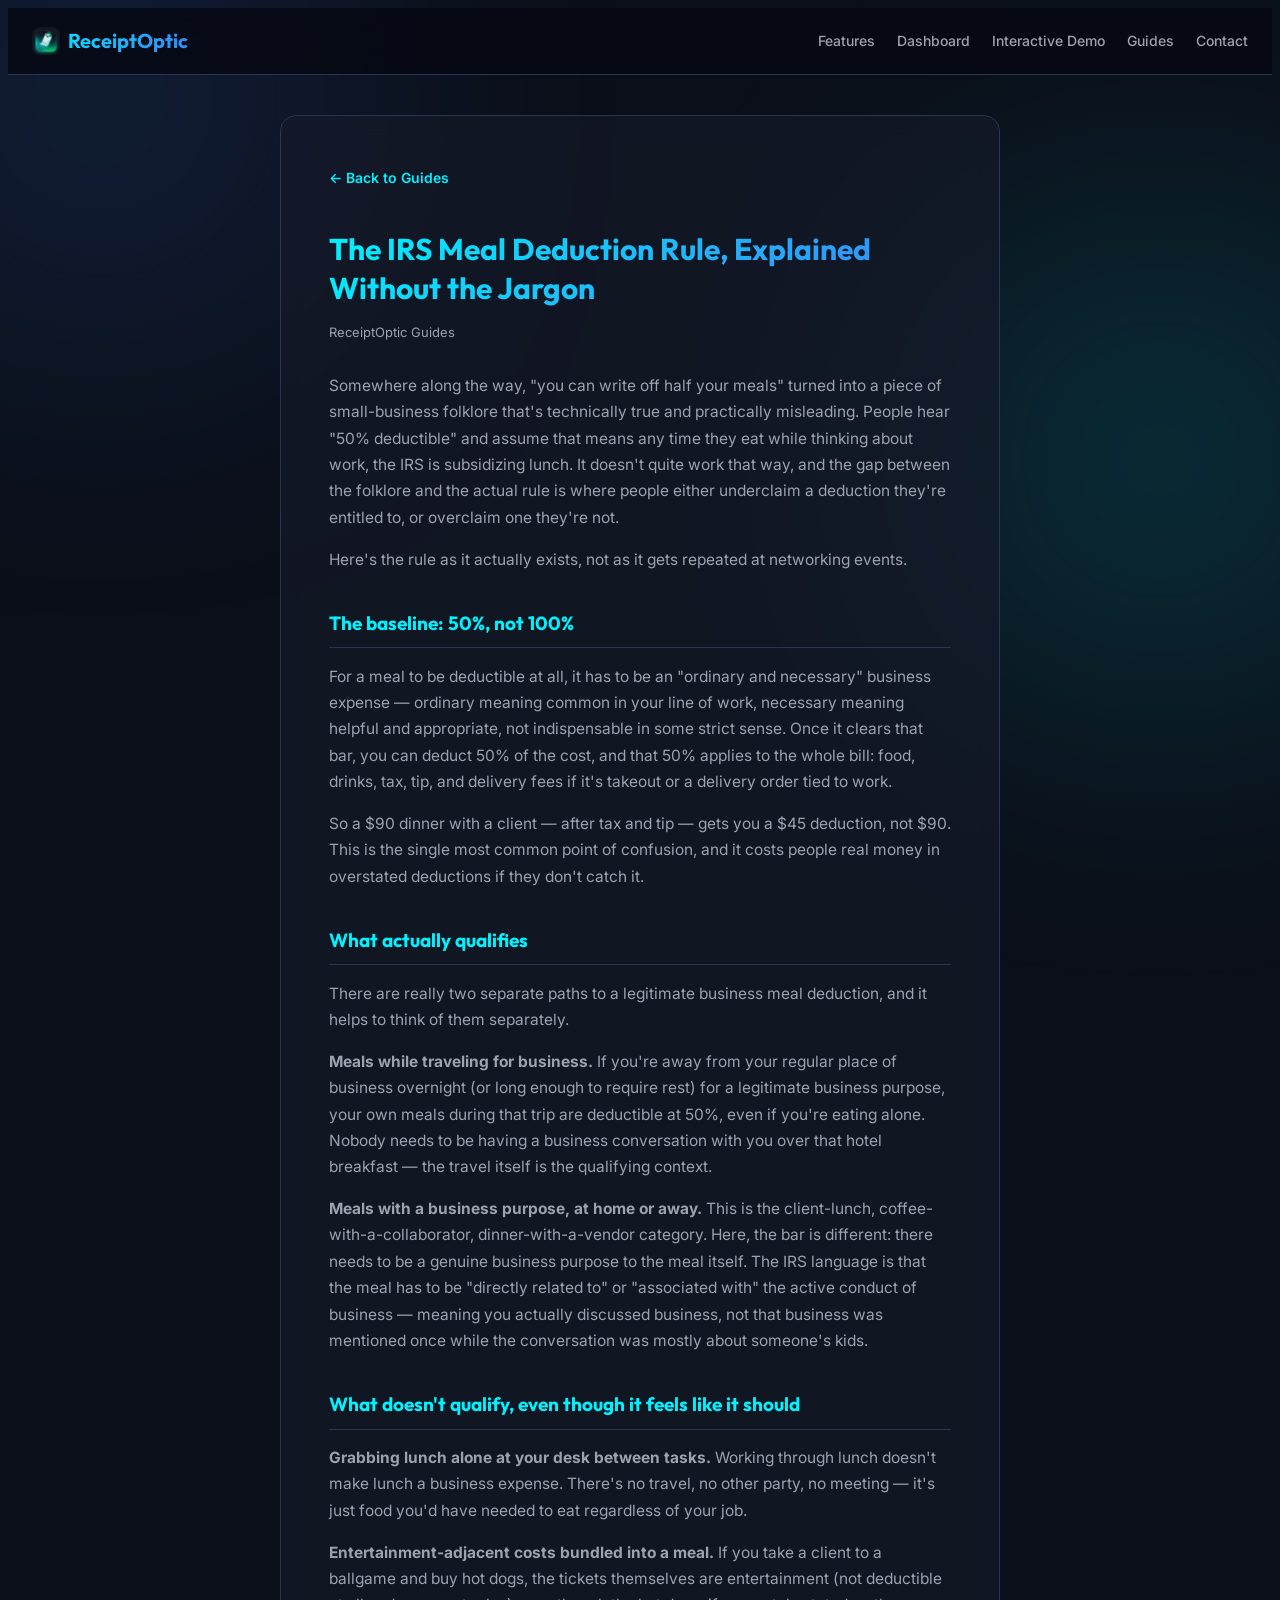
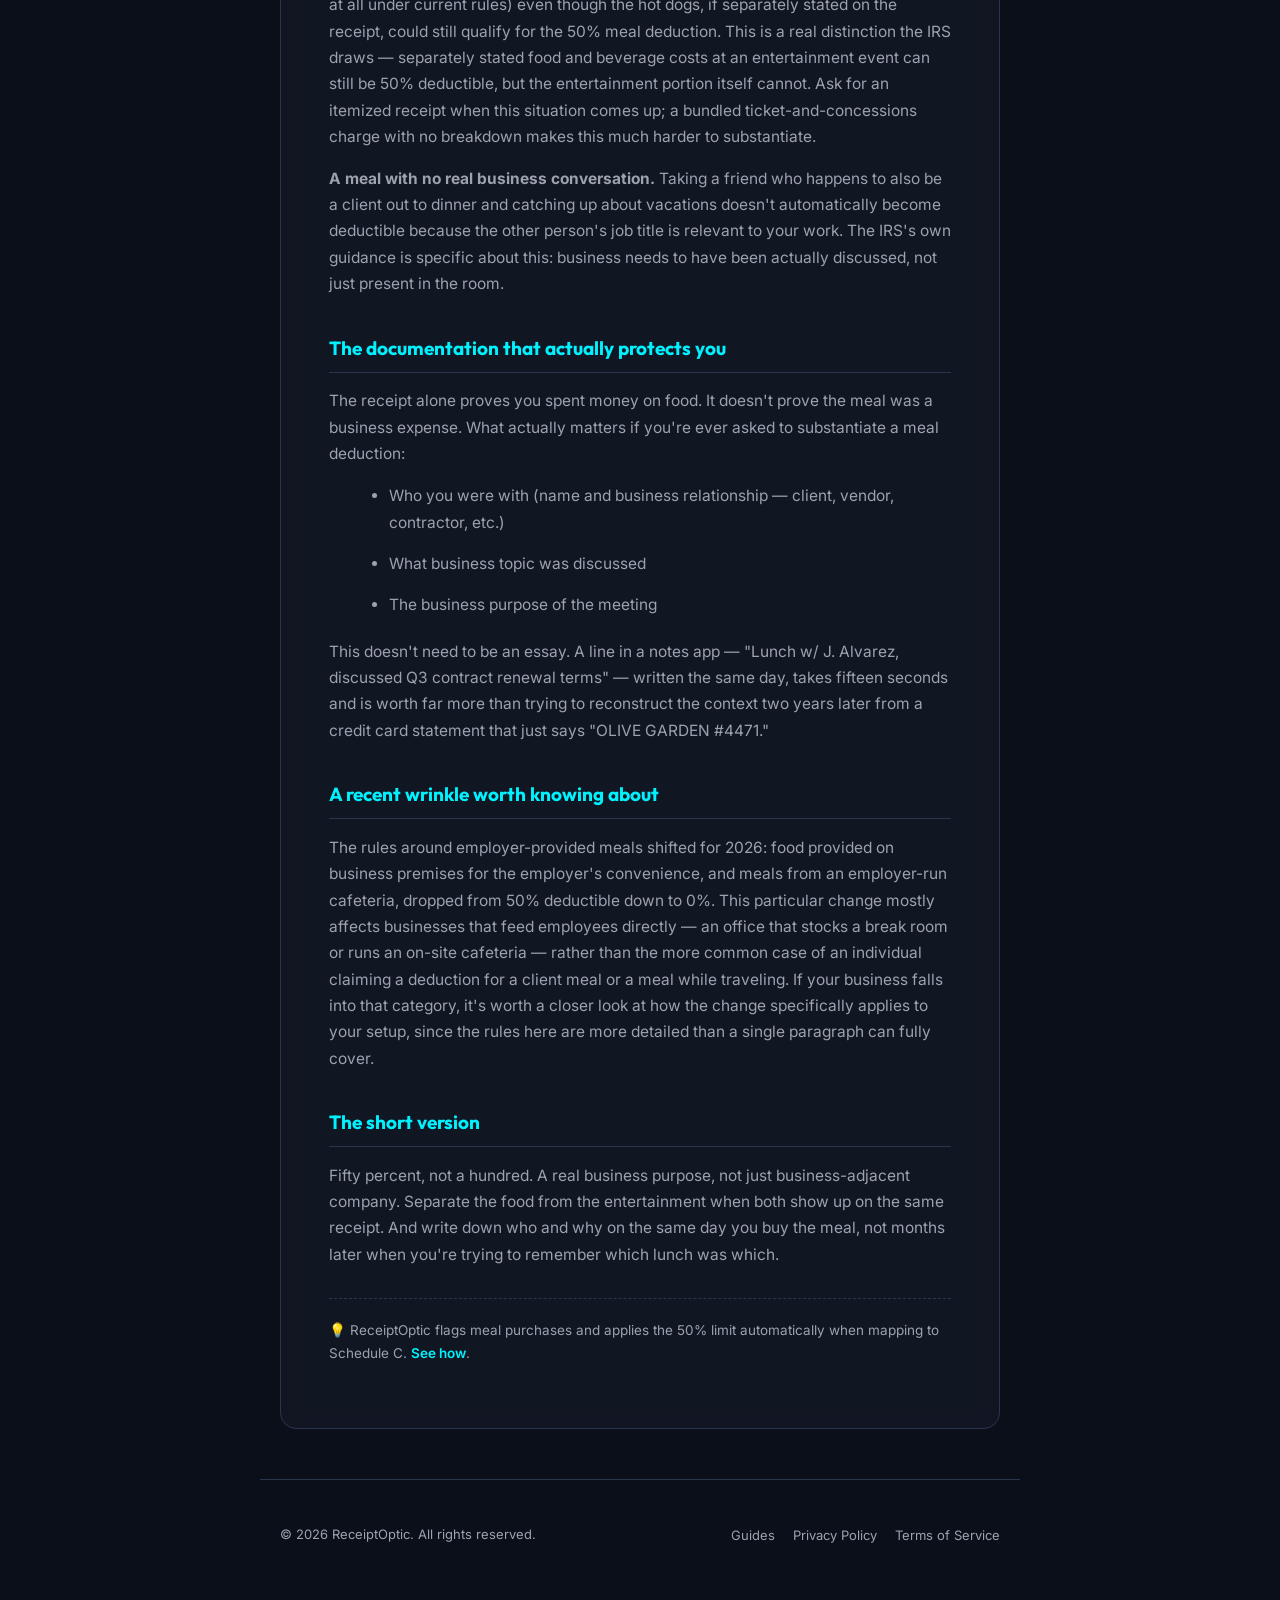
<file: guide-meal-deduction.html>
<!DOCTYPE html>
<html lang="en">
<head>
    <meta charset="UTF-8">
    <meta name="viewport" content="width=device-width, initial-scale=1.0">
    <title>The IRS Meal Deduction Rule, Explained Without the Jargon - ReceiptOptic</title>
    <meta name="description" content="What actually qualifies for the 50% business meal deduction, what doesn't, and the documentation that holds up if you're ever asked.">
    <link rel="canonical" href="https://receiptoptic.com/guide-meal-deduction.html">

    <meta property="og:type" content="article">
    <meta property="og:title" content="The IRS Meal Deduction Rule, Explained Without the Jargon">
    <meta property="og:description" content="What actually qualifies for the 50% business meal deduction, what doesn't, and the documentation that holds up if you're ever asked.">
    <meta property="og:url" content="https://receiptoptic.com/guide-meal-deduction.html">
    <meta property="og:site_name" content="ReceiptOptic">

    <script type="application/ld+json">
    {
        "@context": "https://schema.org",
        "@type": "Article",
        "headline": "The IRS Meal Deduction Rule, Explained Without the Jargon",
        "description": "What actually qualifies for the 50% business meal deduction, what doesn't, and the documentation that holds up if you're ever asked.",
        "url": "https://receiptoptic.com/guide-meal-deduction.html",
        "publisher": {
            "@type": "Organization",
            "name": "ReceiptOptic",
            "logo": "https://receiptoptic.com/logo.webp"
        }
    }
    </script>

    <link rel="preconnect" href="https://fonts.googleapis.com">
    <link rel="preconnect" href="https://fonts.gstatic.com" crossorigin>
    <link href="https://fonts.googleapis.com/css2?family=Outfit:wght@400;600;700&family=Inter:wght@400;500&display=swap" rel="stylesheet">
    <link rel="icon" type="image/webp" href="logo.webp">
    <style>
        :root {
            --bg-base: #0B0F19;
            --bg-surface: rgba(22, 27, 42, 0.65);
            --text-primary: #f3f4f6;
            --text-secondary: #9ca3af;
            --primary: #3B82F6;
            --accent: #00F2FE;
            --card-border: #2A354F;
        }
        * {
            box-sizing: border-box;
        }
        html {
            overflow-x: hidden;
        }
        body {
            font-family: 'Inter', sans-serif;
            background-color: var(--bg-base);
            color: var(--text-primary);
            line-height: 1.7;
            padding: 0 20px 60px;
            overflow-x: hidden;
        }

        /* Background glow orbs, matching the main site's dark gradient feel */
        .glow-orb {
            position: fixed;
            width: 400px;
            height: 400px;
            border-radius: 50%;
            filter: blur(150px);
            z-index: -1;
            opacity: 0.25;
            pointer-events: none;
        }
        .orb-1 { top: -100px; left: -100px; background: var(--primary); }
        .orb-2 { top: 260px; right: -80px; background: var(--accent); }

        /* Lightweight header/nav shared with the main site's identity */
        .guide-header {
            position: sticky;
            top: 0;
            z-index: 100;
            display: flex;
            justify-content: space-between;
            align-items: center;
            gap: 20px;
            flex-wrap: wrap;
            padding: 16px 24px;
            margin: 0 -20px 40px;
            border-bottom: 1px solid var(--card-border);
            backdrop-filter: blur(12px);
            background-color: rgba(7, 9, 19, 0.85);
        }
        .guide-nav-logo {
            font-family: 'Outfit', sans-serif;
            font-weight: 700;
            font-size: 20px;
            background: linear-gradient(135deg, #00f2fe 0%, #3b82f6 100%);
            -webkit-background-clip: text;
            -webkit-text-fill-color: transparent;
            text-decoration: none;
            display: flex;
            align-items: center;
            gap: 8px;
        }
        .guide-nav-logo-img {
            height: 28px;
            width: 28px;
            border-radius: 8px;
            object-fit: cover;
        }
        .guide-nav-links {
            display: flex;
            gap: 22px;
            flex-wrap: wrap;
            justify-content: center;
            list-style: none;
            padding: 0;
            margin: 0;
        }
        .guide-nav-links a {
            color: var(--text-secondary);
            text-decoration: none;
            font-size: 14px;
            font-weight: 500;
            transition: color 0.3s;
        }
        .guide-nav-links a:hover {
            color: var(--text-primary);
        }
        @media (max-width: 600px) {
            .guide-header {
                justify-content: center;
                text-align: center;
                padding: 14px 16px;
            }
            .guide-nav-links {
                gap: 14px;
                font-size: 13px;
            }
        }

        .container {
            max-width: 720px;
            margin: 0 auto;
            background-color: var(--bg-surface);
            border: 1px solid var(--card-border);
            border-radius: 16px;
            padding: 48px;
            backdrop-filter: blur(10px);
        }
        h1 {
            font-family: 'Outfit', sans-serif;
            font-size: 30px;
            margin-bottom: 8px;
            line-height: 1.3;
            background: linear-gradient(135deg, #00f2fe 0%, #3b82f6 100%);
            -webkit-background-clip: text;
            -webkit-text-fill-color: transparent;
        }
        h2 {
            font-family: 'Outfit', sans-serif;
            font-size: 19px;
            margin-top: 34px;
            margin-bottom: 14px;
            border-bottom: 1px solid var(--card-border);
            padding-bottom: 8px;
            color: var(--accent);
        }
        p, li {
            color: var(--text-secondary);
            margin-bottom: 15px;
            font-size: 15.5px;
        }
        ul {
            margin-left: 20px;
            margin-bottom: 20px;
        }
        a {
            color: var(--accent);
            text-decoration: none;
        }
        a:hover {
            text-decoration: underline;
        }
        .back-btn {
            display: inline-block;
            margin-bottom: 20px;
            font-weight: 600;
            font-size: 14px;
            color: var(--accent);
        }
        .byline {
            color: var(--text-secondary);
            font-size: 13px;
            margin-bottom: 30px;
        }

        /* Soft, non-pushy bridge back to the product */
        .guide-touchpoint {
            margin-top: 30px;
            padding-top: 20px;
            border-top: 1px dashed var(--card-border);
            font-size: 13.5px;
            color: var(--text-secondary);
        }
        .guide-touchpoint a {
            color: var(--accent);
            font-weight: 600;
        }

        /* Footer, matching the main site's footer */
        .guide-footer {
            max-width: 760px;
            margin: 50px auto 0;
            padding: 30px 20px 0;
            border-top: 1px solid var(--card-border);
            display: flex;
            justify-content: space-between;
            align-items: center;
            flex-wrap: wrap;
            gap: 16px;
        }
        .guide-footer-left p {
            font-size: 13px;
            color: var(--text-secondary);
        }
        .guide-footer-right {
            display: flex;
            gap: 18px;
            font-size: 13px;
        }
        .guide-footer-right a {
            color: var(--text-secondary);
            text-decoration: none;
            transition: color 0.3s;
        }
        .guide-footer-right a:hover {
            color: var(--text-primary);
        }
    </style>
</head>
<body>
    <div class="glow-orb orb-1"></div>
    <div class="glow-orb orb-2"></div>
    <header class="guide-header">
        <a href="index.html" class="guide-nav-logo">
            <img src="logo.webp" alt="ReceiptOptic logo" class="guide-nav-logo-img"> ReceiptOptic
        </a>
        <nav class="guide-nav-links">
            <a href="index.html#features">Features</a>
            <a href="index.html#showcase">Dashboard</a>
            <a href="index.html#demo">Interactive Demo</a>
            <a href="guides.html">Guides</a>
            <a href="index.html#contact">Contact</a>
        </nav>
    </header>
    <div class="container">
        <a href="guides.html" class="back-btn">&larr; Back to Guides</a>
        <h1>The IRS Meal Deduction Rule, Explained Without the Jargon</h1>
        <p class="byline">ReceiptOptic Guides</p>
        <p>Somewhere along the way, "you can write off half your meals" turned into a piece of small-business folklore that's technically true and practically misleading. People hear "50% deductible" and assume that means any time they eat while thinking about work, the IRS is subsidizing lunch. It doesn't quite work that way, and the gap between the folklore and the actual rule is where people either underclaim a deduction they're entitled to, or overclaim one they're not.</p>
        <p>Here's the rule as it actually exists, not as it gets repeated at networking events.</p>
        <h2>The baseline: 50%, not 100%</h2>
        <p>For a meal to be deductible at all, it has to be an "ordinary and necessary" business expense — ordinary meaning common in your line of work, necessary meaning helpful and appropriate, not indispensable in some strict sense. Once it clears that bar, you can deduct 50% of the cost, and that 50% applies to the whole bill: food, drinks, tax, tip, and delivery fees if it's takeout or a delivery order tied to work.</p>
        <p>So a $90 dinner with a client — after tax and tip — gets you a $45 deduction, not $90. This is the single most common point of confusion, and it costs people real money in overstated deductions if they don't catch it.</p>
        <h2>What actually qualifies</h2>
        <p>There are really two separate paths to a legitimate business meal deduction, and it helps to think of them separately.</p>
        <p><strong>Meals while traveling for business.</strong> If you're away from your regular place of business overnight (or long enough to require rest) for a legitimate business purpose, your own meals during that trip are deductible at 50%, even if you're eating alone. Nobody needs to be having a business conversation with you over that hotel breakfast — the travel itself is the qualifying context.</p>
        <p><strong>Meals with a business purpose, at home or away.</strong> This is the client-lunch, coffee-with-a-collaborator, dinner-with-a-vendor category. Here, the bar is different: there needs to be a genuine business purpose to the meal itself. The IRS language is that the meal has to be "directly related to" or "associated with" the active conduct of business — meaning you actually discussed business, not that business was mentioned once while the conversation was mostly about someone's kids.</p>
        <h2>What doesn't qualify, even though it feels like it should</h2>
        <p><strong>Grabbing lunch alone at your desk between tasks.</strong> Working through lunch doesn't make lunch a business expense. There's no travel, no other party, no meeting — it's just food you'd have needed to eat regardless of your job.</p>
        <p><strong>Entertainment-adjacent costs bundled into a meal.</strong> If you take a client to a ballgame and buy hot dogs, the tickets themselves are entertainment (not deductible at all under current rules) even though the hot dogs, if separately stated on the receipt, could still qualify for the 50% meal deduction. This is a real distinction the IRS draws — separately stated food and beverage costs at an entertainment event can still be 50% deductible, but the entertainment portion itself cannot. Ask for an itemized receipt when this situation comes up; a bundled ticket-and-concessions charge with no breakdown makes this much harder to substantiate.</p>
        <p><strong>A meal with no real business conversation.</strong> Taking a friend who happens to also be a client out to dinner and catching up about vacations doesn't automatically become deductible because the other person's job title is relevant to your work. The IRS's own guidance is specific about this: business needs to have been actually discussed, not just present in the room.</p>
        <h2>The documentation that actually protects you</h2>
        <p>The receipt alone proves you spent money on food. It doesn't prove the meal was a business expense. What actually matters if you're ever asked to substantiate a meal deduction:</p>
        <ul>
            <li>Who you were with (name and business relationship — client, vendor, contractor, etc.)</li>
            <li>What business topic was discussed</li>
            <li>The business purpose of the meeting</li>
        </ul>
        <p>This doesn't need to be an essay. A line in a notes app — "Lunch w/ J. Alvarez, discussed Q3 contract renewal terms" — written the same day, takes fifteen seconds and is worth far more than trying to reconstruct the context two years later from a credit card statement that just says "OLIVE GARDEN #4471."</p>
        <h2>A recent wrinkle worth knowing about</h2>
        <p>The rules around employer-provided meals shifted for 2026: food provided on business premises for the employer's convenience, and meals from an employer-run cafeteria, dropped from 50% deductible down to 0%. This particular change mostly affects businesses that feed employees directly — an office that stocks a break room or runs an on-site cafeteria — rather than the more common case of an individual claiming a deduction for a client meal or a meal while traveling. If your business falls into that category, it's worth a closer look at how the change specifically applies to your setup, since the rules here are more detailed than a single paragraph can fully cover.</p>
        <h2>The short version</h2>
        <p>Fifty percent, not a hundred. A real business purpose, not just business-adjacent company. Separate the food from the entertainment when both show up on the same receipt. And write down who and why on the same day you buy the meal, not months later when you're trying to remember which lunch was which.</p>
        <p class="guide-touchpoint">💡 ReceiptOptic flags meal purchases and applies the 50% limit automatically when mapping to Schedule C. <a href="index.html#tax-showcase">See how</a>.</p>
    </div>
    <footer class="guide-footer">
        <div class="guide-footer-left">
            <p>&copy; 2026 ReceiptOptic. All rights reserved.</p>
        </div>
        <div class="guide-footer-right">
            <a href="guides.html">Guides</a>
            <a href="privacy.html">Privacy Policy</a>
            <a href="terms.html">Terms of Service</a>
        </div>
    </footer>
</body>
</html>
</file>
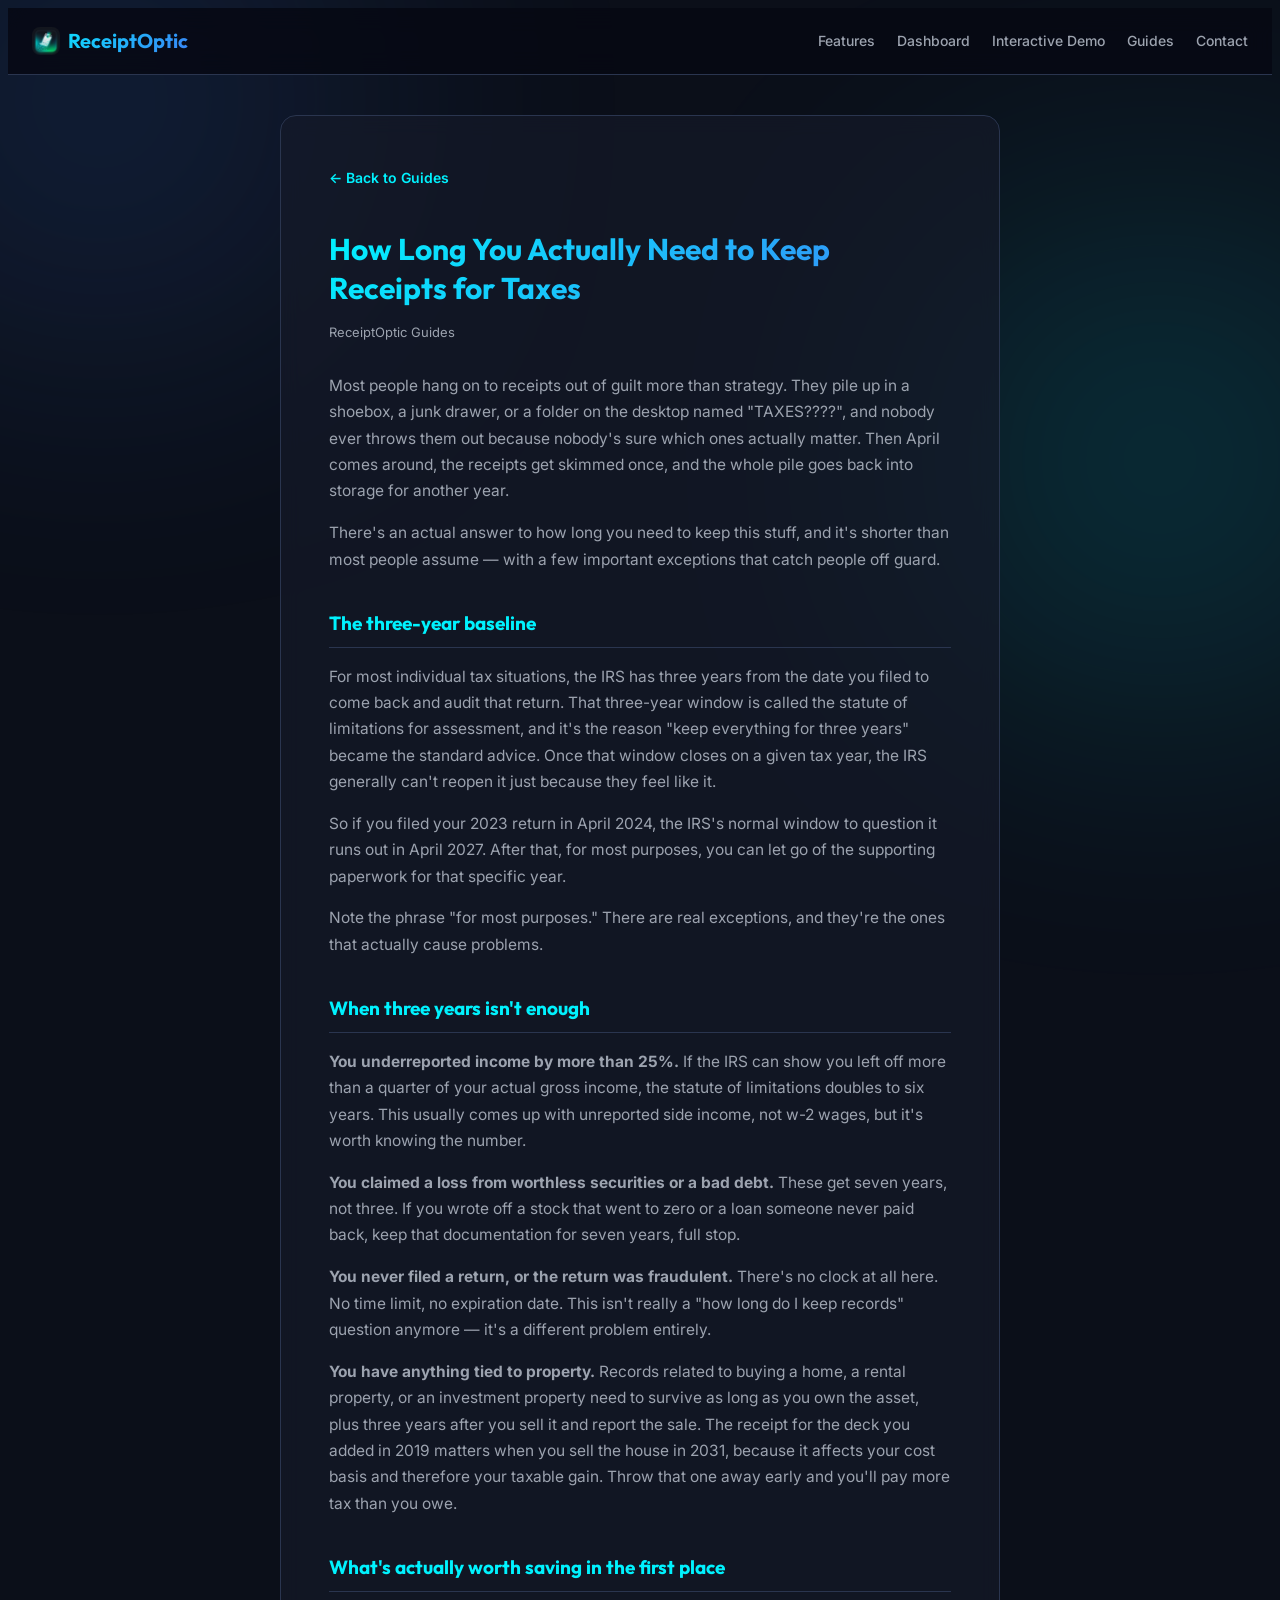
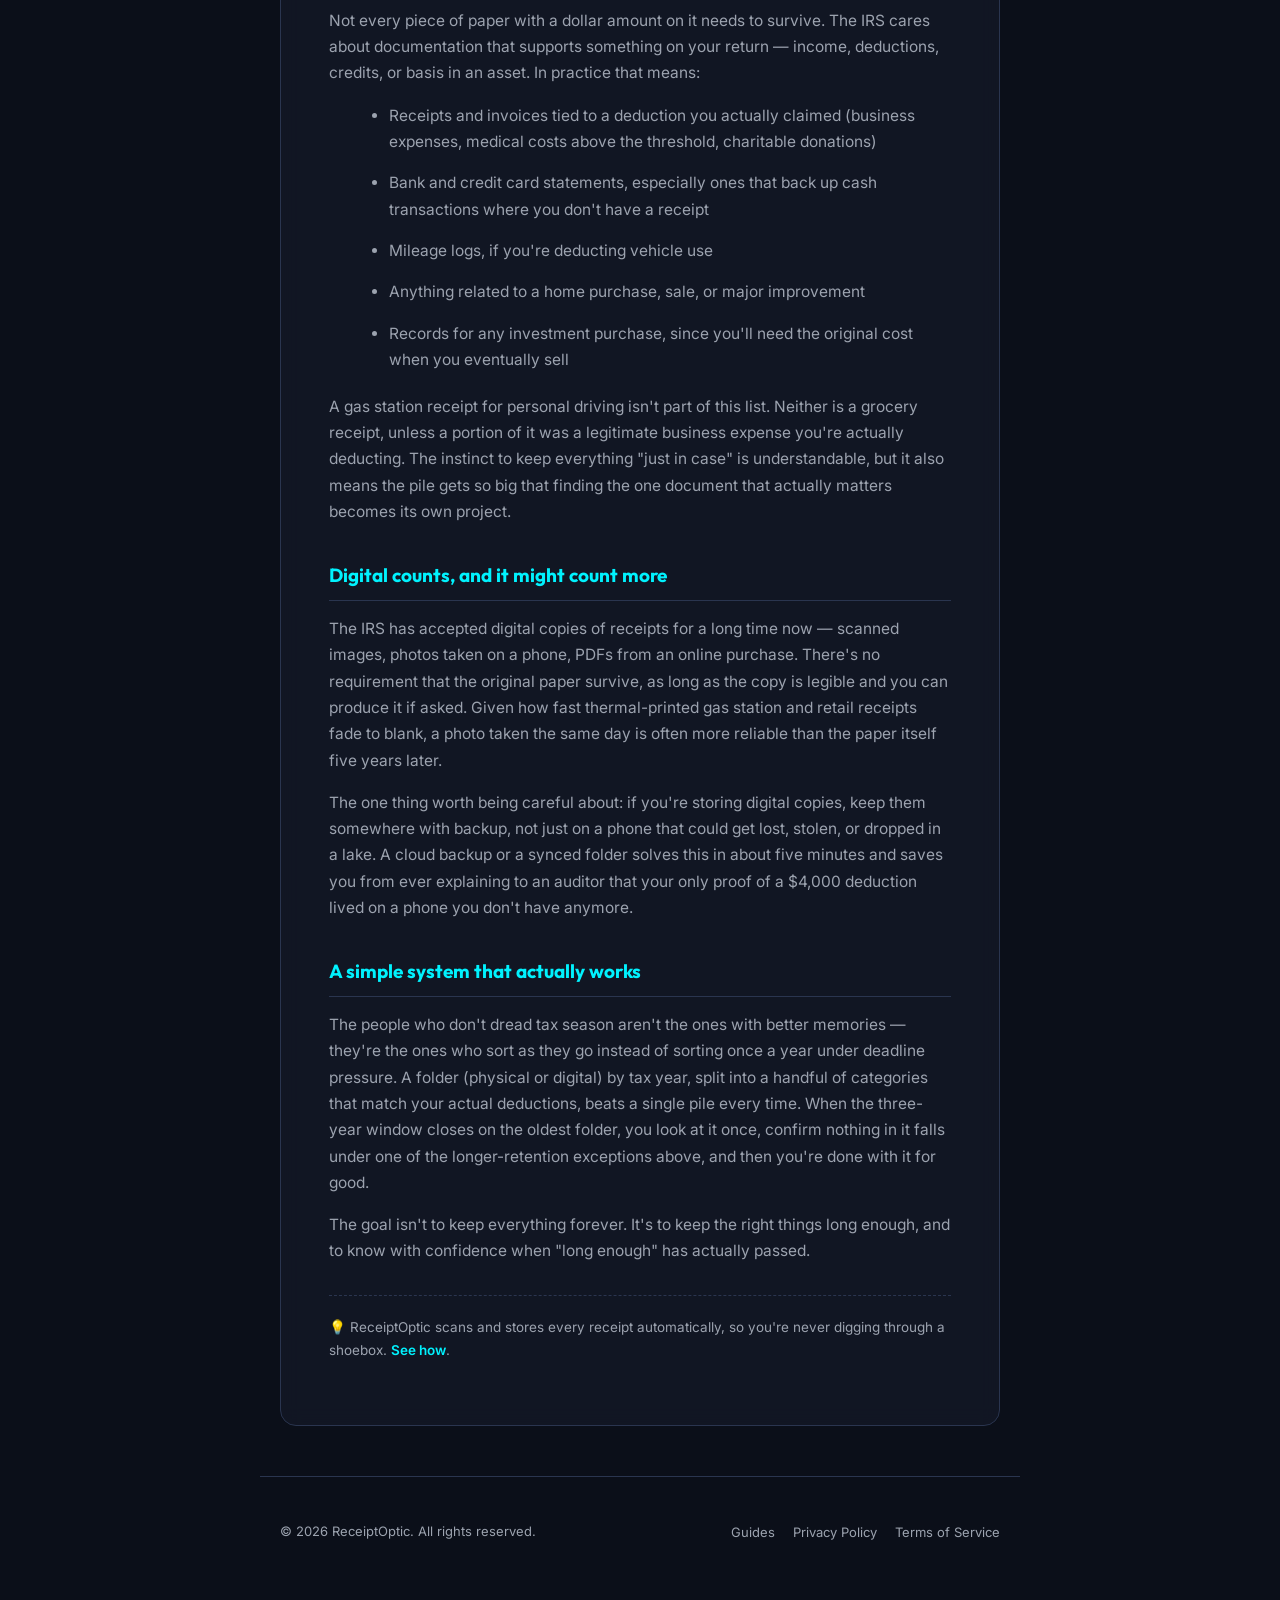
<file: guide-receipt-retention.html>
<!DOCTYPE html>
<html lang="en">
<head>
    <meta charset="UTF-8">
    <meta name="viewport" content="width=device-width, initial-scale=1.0">
    <title>How Long You Actually Need to Keep Receipts for Taxes - ReceiptOptic</title>
    <meta name="description" content="The real IRS retention rules for receipts and tax records, including the exceptions that extend well past three years.">
    <link rel="canonical" href="https://receiptoptic.com/guide-receipt-retention.html">

    <meta property="og:type" content="article">
    <meta property="og:title" content="How Long You Actually Need to Keep Receipts for Taxes">
    <meta property="og:description" content="The real IRS retention rules for receipts and tax records, including the exceptions that extend well past three years.">
    <meta property="og:url" content="https://receiptoptic.com/guide-receipt-retention.html">
    <meta property="og:site_name" content="ReceiptOptic">

    <script type="application/ld+json">
    {
        "@context": "https://schema.org",
        "@type": "Article",
        "headline": "How Long You Actually Need to Keep Receipts for Taxes",
        "description": "The real IRS retention rules for receipts and tax records, including the exceptions that extend well past three years.",
        "url": "https://receiptoptic.com/guide-receipt-retention.html",
        "publisher": {
            "@type": "Organization",
            "name": "ReceiptOptic",
            "logo": "https://receiptoptic.com/logo.webp"
        }
    }
    </script>

    <link rel="preconnect" href="https://fonts.googleapis.com">
    <link rel="preconnect" href="https://fonts.gstatic.com" crossorigin>
    <link href="https://fonts.googleapis.com/css2?family=Outfit:wght@400;600;700&family=Inter:wght@400;500&display=swap" rel="stylesheet">
    <link rel="icon" type="image/webp" href="logo.webp">
    <style>
        :root {
            --bg-base: #0B0F19;
            --bg-surface: rgba(22, 27, 42, 0.65);
            --text-primary: #f3f4f6;
            --text-secondary: #9ca3af;
            --primary: #3B82F6;
            --accent: #00F2FE;
            --card-border: #2A354F;
        }
        * {
            box-sizing: border-box;
        }
        html {
            overflow-x: hidden;
        }
        body {
            font-family: 'Inter', sans-serif;
            background-color: var(--bg-base);
            color: var(--text-primary);
            line-height: 1.7;
            padding: 0 20px 60px;
            overflow-x: hidden;
        }

        /* Background glow orbs, matching the main site's dark gradient feel */
        .glow-orb {
            position: fixed;
            width: 400px;
            height: 400px;
            border-radius: 50%;
            filter: blur(150px);
            z-index: -1;
            opacity: 0.25;
            pointer-events: none;
        }
        .orb-1 { top: -100px; left: -100px; background: var(--primary); }
        .orb-2 { top: 260px; right: -80px; background: var(--accent); }

        /* Lightweight header/nav shared with the main site's identity */
        .guide-header {
            position: sticky;
            top: 0;
            z-index: 100;
            display: flex;
            justify-content: space-between;
            align-items: center;
            gap: 20px;
            flex-wrap: wrap;
            padding: 16px 24px;
            margin: 0 -20px 40px;
            border-bottom: 1px solid var(--card-border);
            backdrop-filter: blur(12px);
            background-color: rgba(7, 9, 19, 0.85);
        }
        .guide-nav-logo {
            font-family: 'Outfit', sans-serif;
            font-weight: 700;
            font-size: 20px;
            background: linear-gradient(135deg, #00f2fe 0%, #3b82f6 100%);
            -webkit-background-clip: text;
            -webkit-text-fill-color: transparent;
            text-decoration: none;
            display: flex;
            align-items: center;
            gap: 8px;
        }
        .guide-nav-logo-img {
            height: 28px;
            width: 28px;
            border-radius: 8px;
            object-fit: cover;
        }
        .guide-nav-links {
            display: flex;
            gap: 22px;
            flex-wrap: wrap;
            justify-content: center;
            list-style: none;
            padding: 0;
            margin: 0;
        }
        .guide-nav-links a {
            color: var(--text-secondary);
            text-decoration: none;
            font-size: 14px;
            font-weight: 500;
            transition: color 0.3s;
        }
        .guide-nav-links a:hover {
            color: var(--text-primary);
        }
        @media (max-width: 600px) {
            .guide-header {
                justify-content: center;
                text-align: center;
                padding: 14px 16px;
            }
            .guide-nav-links {
                gap: 14px;
                font-size: 13px;
            }
        }

        .container {
            max-width: 720px;
            margin: 0 auto;
            background-color: var(--bg-surface);
            border: 1px solid var(--card-border);
            border-radius: 16px;
            padding: 48px;
            backdrop-filter: blur(10px);
        }
        h1 {
            font-family: 'Outfit', sans-serif;
            font-size: 30px;
            margin-bottom: 8px;
            line-height: 1.3;
            background: linear-gradient(135deg, #00f2fe 0%, #3b82f6 100%);
            -webkit-background-clip: text;
            -webkit-text-fill-color: transparent;
        }
        h2 {
            font-family: 'Outfit', sans-serif;
            font-size: 19px;
            margin-top: 34px;
            margin-bottom: 14px;
            border-bottom: 1px solid var(--card-border);
            padding-bottom: 8px;
            color: var(--accent);
        }
        p, li {
            color: var(--text-secondary);
            margin-bottom: 15px;
            font-size: 15.5px;
        }
        ul {
            margin-left: 20px;
            margin-bottom: 20px;
        }
        a {
            color: var(--accent);
            text-decoration: none;
        }
        a:hover {
            text-decoration: underline;
        }
        .back-btn {
            display: inline-block;
            margin-bottom: 20px;
            font-weight: 600;
            font-size: 14px;
            color: var(--accent);
        }
        .byline {
            color: var(--text-secondary);
            font-size: 13px;
            margin-bottom: 30px;
        }

        /* Soft, non-pushy bridge back to the product */
        .guide-touchpoint {
            margin-top: 30px;
            padding-top: 20px;
            border-top: 1px dashed var(--card-border);
            font-size: 13.5px;
            color: var(--text-secondary);
        }
        .guide-touchpoint a {
            color: var(--accent);
            font-weight: 600;
        }

        /* Footer, matching the main site's footer */
        .guide-footer {
            max-width: 760px;
            margin: 50px auto 0;
            padding: 30px 20px 0;
            border-top: 1px solid var(--card-border);
            display: flex;
            justify-content: space-between;
            align-items: center;
            flex-wrap: wrap;
            gap: 16px;
        }
        .guide-footer-left p {
            font-size: 13px;
            color: var(--text-secondary);
        }
        .guide-footer-right {
            display: flex;
            gap: 18px;
            font-size: 13px;
        }
        .guide-footer-right a {
            color: var(--text-secondary);
            text-decoration: none;
            transition: color 0.3s;
        }
        .guide-footer-right a:hover {
            color: var(--text-primary);
        }
    </style>
</head>
<body>
    <div class="glow-orb orb-1"></div>
    <div class="glow-orb orb-2"></div>
    <header class="guide-header">
        <a href="index.html" class="guide-nav-logo">
            <img src="logo.webp" alt="ReceiptOptic logo" class="guide-nav-logo-img"> ReceiptOptic
        </a>
        <nav class="guide-nav-links">
            <a href="index.html#features">Features</a>
            <a href="index.html#showcase">Dashboard</a>
            <a href="index.html#demo">Interactive Demo</a>
            <a href="guides.html">Guides</a>
            <a href="index.html#contact">Contact</a>
        </nav>
    </header>
    <div class="container">
        <a href="guides.html" class="back-btn">&larr; Back to Guides</a>
        <h1>How Long You Actually Need to Keep Receipts for Taxes</h1>
        <p class="byline">ReceiptOptic Guides</p>
        <p>Most people hang on to receipts out of guilt more than strategy. They pile up in a shoebox, a junk drawer, or a folder on the desktop named "TAXES????", and nobody ever throws them out because nobody's sure which ones actually matter. Then April comes around, the receipts get skimmed once, and the whole pile goes back into storage for another year.</p>
        <p>There's an actual answer to how long you need to keep this stuff, and it's shorter than most people assume — with a few important exceptions that catch people off guard.</p>
        <h2>The three-year baseline</h2>
        <p>For most individual tax situations, the IRS has three years from the date you filed to come back and audit that return. That three-year window is called the statute of limitations for assessment, and it's the reason "keep everything for three years" became the standard advice. Once that window closes on a given tax year, the IRS generally can't reopen it just because they feel like it.</p>
        <p>So if you filed your 2023 return in April 2024, the IRS's normal window to question it runs out in April 2027. After that, for most purposes, you can let go of the supporting paperwork for that specific year.</p>
        <p>Note the phrase "for most purposes." There are real exceptions, and they're the ones that actually cause problems.</p>
        <h2>When three years isn't enough</h2>
        <p><strong>You underreported income by more than 25%.</strong> If the IRS can show you left off more than a quarter of your actual gross income, the statute of limitations doubles to six years. This usually comes up with unreported side income, not w-2 wages, but it's worth knowing the number.</p>
        <p><strong>You claimed a loss from worthless securities or a bad debt.</strong> These get seven years, not three. If you wrote off a stock that went to zero or a loan someone never paid back, keep that documentation for seven years, full stop.</p>
        <p><strong>You never filed a return, or the return was fraudulent.</strong> There's no clock at all here. No time limit, no expiration date. This isn't really a "how long do I keep records" question anymore — it's a different problem entirely.</p>
        <p><strong>You have anything tied to property.</strong> Records related to buying a home, a rental property, or an investment property need to survive as long as you own the asset, plus three years after you sell it and report the sale. The receipt for the deck you added in 2019 matters when you sell the house in 2031, because it affects your cost basis and therefore your taxable gain. Throw that one away early and you'll pay more tax than you owe.</p>
        <h2>What's actually worth saving in the first place</h2>
        <p>Not every piece of paper with a dollar amount on it needs to survive. The IRS cares about documentation that supports something on your return — income, deductions, credits, or basis in an asset. In practice that means:</p>
        <ul>
            <li>Receipts and invoices tied to a deduction you actually claimed (business expenses, medical costs above the threshold, charitable donations)</li>
            <li>Bank and credit card statements, especially ones that back up cash transactions where you don't have a receipt</li>
            <li>Mileage logs, if you're deducting vehicle use</li>
            <li>Anything related to a home purchase, sale, or major improvement</li>
            <li>Records for any investment purchase, since you'll need the original cost when you eventually sell</li>
        </ul>
        <p>A gas station receipt for personal driving isn't part of this list. Neither is a grocery receipt, unless a portion of it was a legitimate business expense you're actually deducting. The instinct to keep everything "just in case" is understandable, but it also means the pile gets so big that finding the one document that actually matters becomes its own project.</p>
        <h2>Digital counts, and it might count more</h2>
        <p>The IRS has accepted digital copies of receipts for a long time now — scanned images, photos taken on a phone, PDFs from an online purchase. There's no requirement that the original paper survive, as long as the copy is legible and you can produce it if asked. Given how fast thermal-printed gas station and retail receipts fade to blank, a photo taken the same day is often more reliable than the paper itself five years later.</p>
        <p>The one thing worth being careful about: if you're storing digital copies, keep them somewhere with backup, not just on a phone that could get lost, stolen, or dropped in a lake. A cloud backup or a synced folder solves this in about five minutes and saves you from ever explaining to an auditor that your only proof of a $4,000 deduction lived on a phone you don't have anymore.</p>
        <h2>A simple system that actually works</h2>
        <p>The people who don't dread tax season aren't the ones with better memories — they're the ones who sort as they go instead of sorting once a year under deadline pressure. A folder (physical or digital) by tax year, split into a handful of categories that match your actual deductions, beats a single pile every time. When the three-year window closes on the oldest folder, you look at it once, confirm nothing in it falls under one of the longer-retention exceptions above, and then you're done with it for good.</p>
        <p>The goal isn't to keep everything forever. It's to keep the right things long enough, and to know with confidence when "long enough" has actually passed.</p>
        <p class="guide-touchpoint">💡 ReceiptOptic scans and stores every receipt automatically, so you're never digging through a shoebox. <a href="index.html#features">See how</a>.</p>
    </div>
    <footer class="guide-footer">
        <div class="guide-footer-left">
            <p>&copy; 2026 ReceiptOptic. All rights reserved.</p>
        </div>
        <div class="guide-footer-right">
            <a href="guides.html">Guides</a>
            <a href="privacy.html">Privacy Policy</a>
            <a href="terms.html">Terms of Service</a>
        </div>
    </footer>
</body>
</html>
</file>
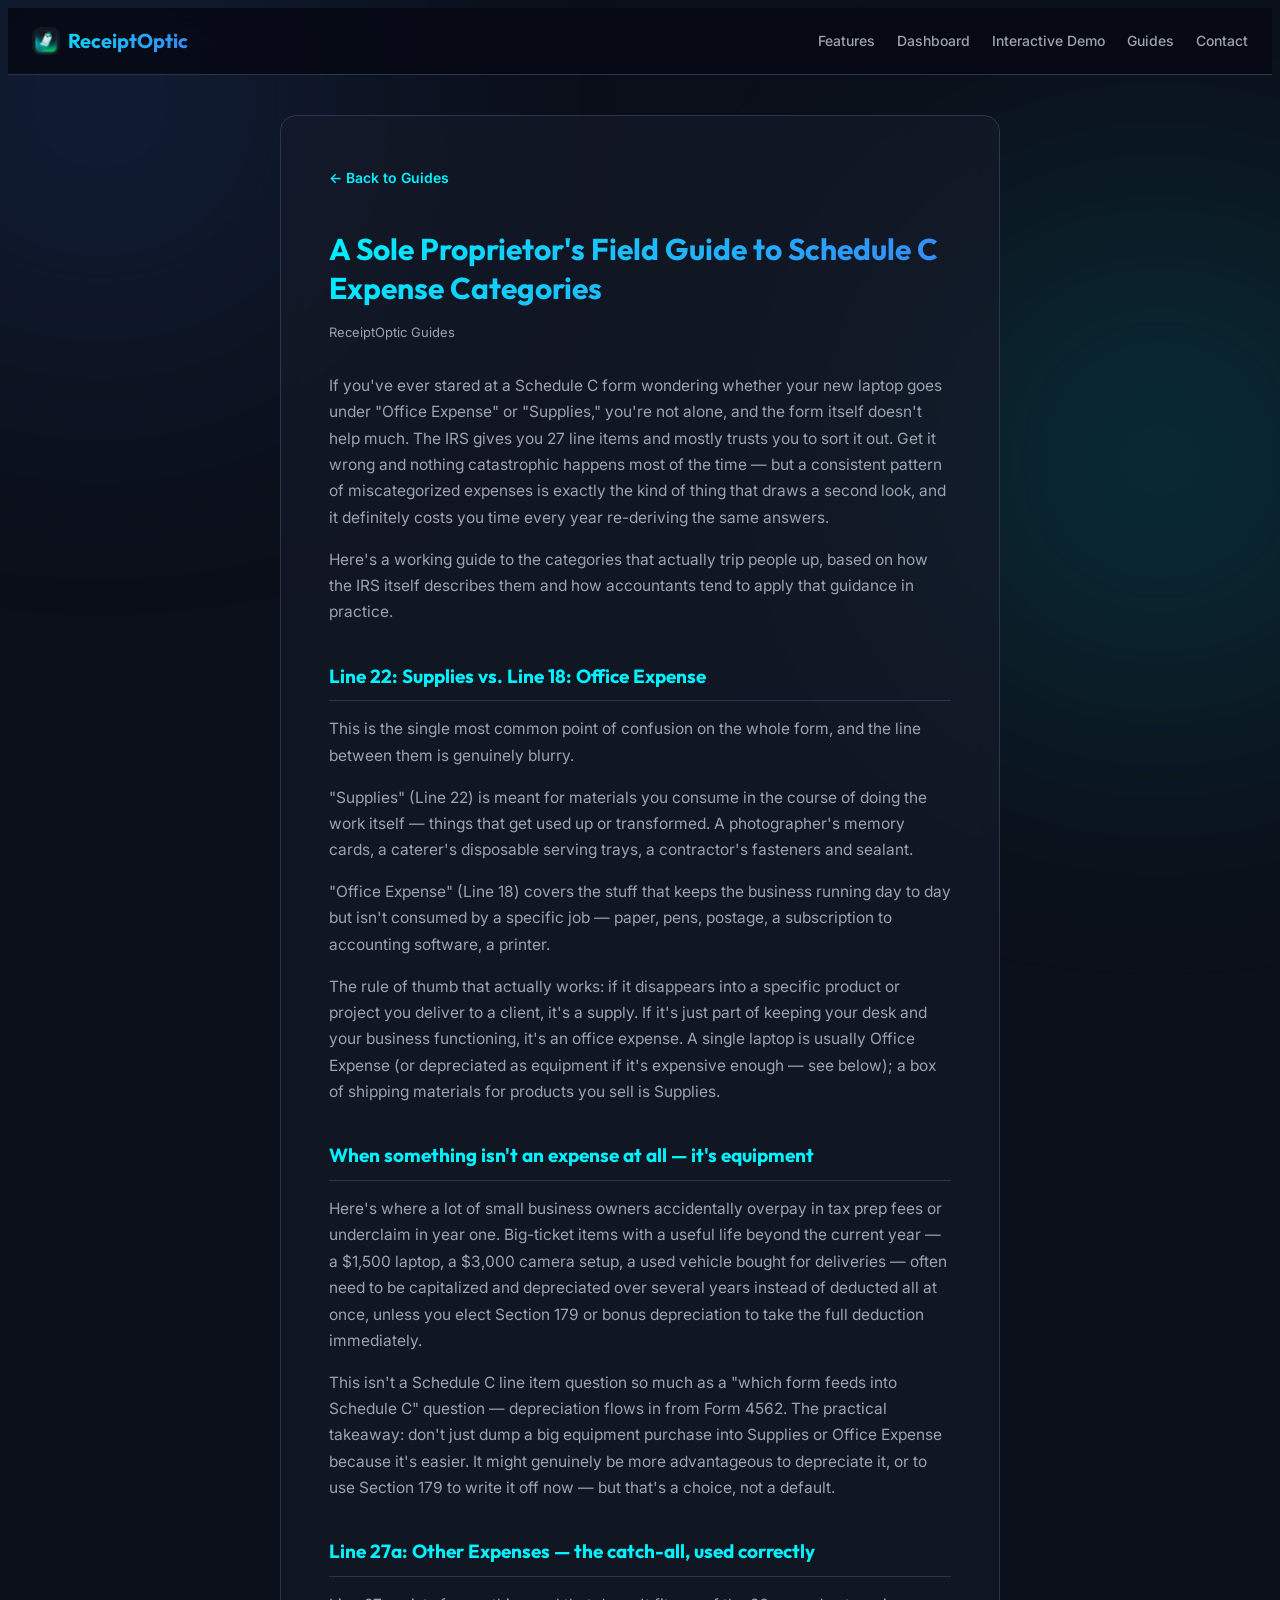
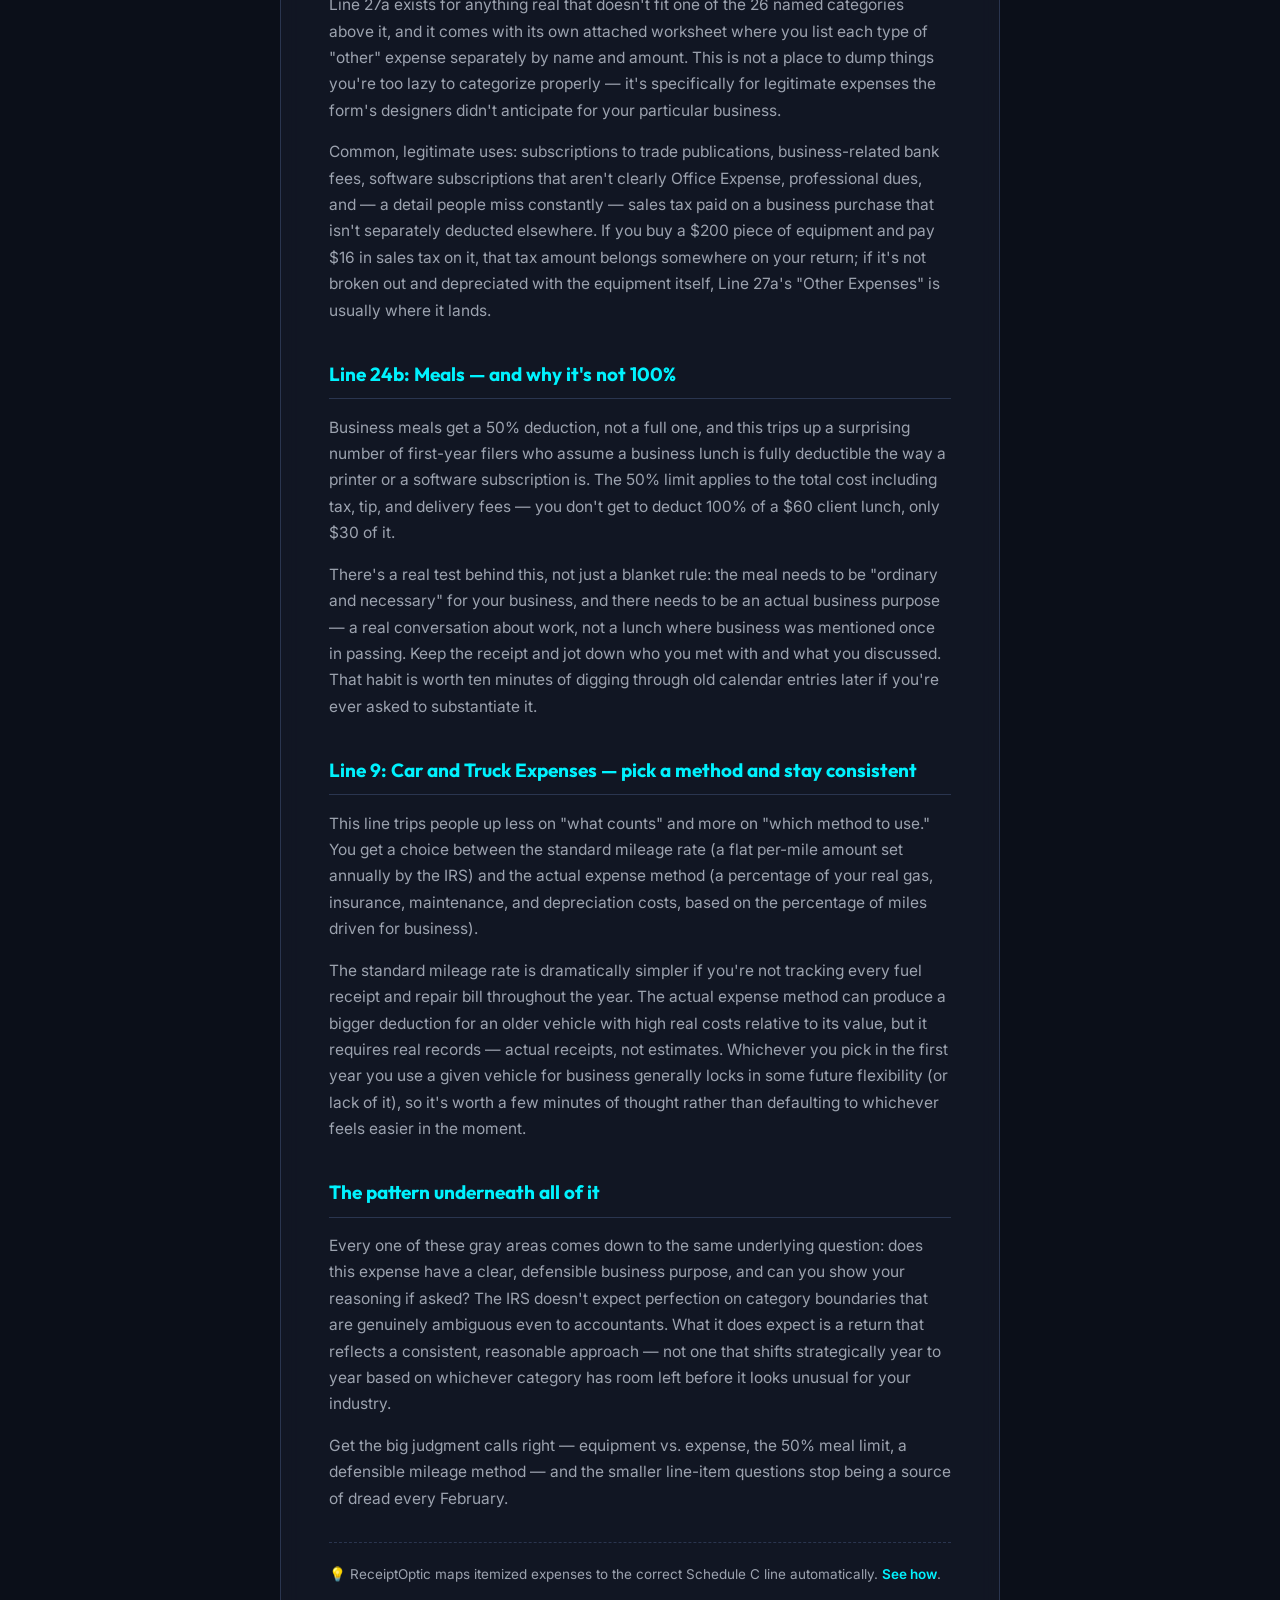
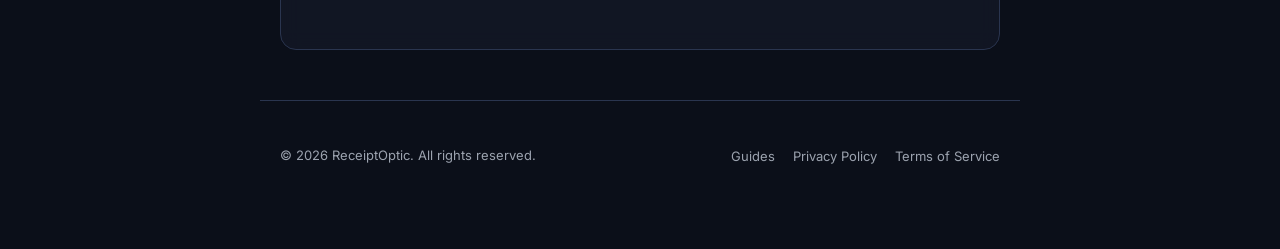
<file: guide-schedule-c-categories.html>
<!DOCTYPE html>
<html lang="en">
<head>
    <meta charset="UTF-8">
    <meta name="viewport" content="width=device-width, initial-scale=1.0">
    <title>A Sole Proprietor's Field Guide to Schedule C Expense Categories - ReceiptOptic</title>
    <meta name="description" content="A practical guide to the Schedule C category boundaries that actually confuse people, from Supplies vs. Office Expense to the meals limit.">
    <link rel="canonical" href="https://receiptoptic.com/guide-schedule-c-categories.html">

    <meta property="og:type" content="article">
    <meta property="og:title" content="A Sole Proprietor's Field Guide to Schedule C Expense Categories">
    <meta property="og:description" content="A practical guide to the Schedule C category boundaries that actually confuse people, from Supplies vs. Office Expense to the meals limit.">
    <meta property="og:url" content="https://receiptoptic.com/guide-schedule-c-categories.html">
    <meta property="og:site_name" content="ReceiptOptic">

    <script type="application/ld+json">
    {
        "@context": "https://schema.org",
        "@type": "Article",
        "headline": "A Sole Proprietor's Field Guide to Schedule C Expense Categories",
        "description": "A practical guide to the Schedule C category boundaries that actually confuse people, from Supplies vs. Office Expense to the meals limit.",
        "url": "https://receiptoptic.com/guide-schedule-c-categories.html",
        "publisher": {
            "@type": "Organization",
            "name": "ReceiptOptic",
            "logo": "https://receiptoptic.com/logo.webp"
        }
    }
    </script>

    <link rel="preconnect" href="https://fonts.googleapis.com">
    <link rel="preconnect" href="https://fonts.gstatic.com" crossorigin>
    <link href="https://fonts.googleapis.com/css2?family=Outfit:wght@400;600;700&family=Inter:wght@400;500&display=swap" rel="stylesheet">
    <link rel="icon" type="image/webp" href="logo.webp">
    <style>
        :root {
            --bg-base: #0B0F19;
            --bg-surface: rgba(22, 27, 42, 0.65);
            --text-primary: #f3f4f6;
            --text-secondary: #9ca3af;
            --primary: #3B82F6;
            --accent: #00F2FE;
            --card-border: #2A354F;
        }
        * {
            box-sizing: border-box;
        }
        html {
            overflow-x: hidden;
        }
        body {
            font-family: 'Inter', sans-serif;
            background-color: var(--bg-base);
            color: var(--text-primary);
            line-height: 1.7;
            padding: 0 20px 60px;
            overflow-x: hidden;
        }

        /* Background glow orbs, matching the main site's dark gradient feel */
        .glow-orb {
            position: fixed;
            width: 400px;
            height: 400px;
            border-radius: 50%;
            filter: blur(150px);
            z-index: -1;
            opacity: 0.25;
            pointer-events: none;
        }
        .orb-1 { top: -100px; left: -100px; background: var(--primary); }
        .orb-2 { top: 260px; right: -80px; background: var(--accent); }

        /* Lightweight header/nav shared with the main site's identity */
        .guide-header {
            position: sticky;
            top: 0;
            z-index: 100;
            display: flex;
            justify-content: space-between;
            align-items: center;
            gap: 20px;
            flex-wrap: wrap;
            padding: 16px 24px;
            margin: 0 -20px 40px;
            border-bottom: 1px solid var(--card-border);
            backdrop-filter: blur(12px);
            background-color: rgba(7, 9, 19, 0.85);
        }
        .guide-nav-logo {
            font-family: 'Outfit', sans-serif;
            font-weight: 700;
            font-size: 20px;
            background: linear-gradient(135deg, #00f2fe 0%, #3b82f6 100%);
            -webkit-background-clip: text;
            -webkit-text-fill-color: transparent;
            text-decoration: none;
            display: flex;
            align-items: center;
            gap: 8px;
        }
        .guide-nav-logo-img {
            height: 28px;
            width: 28px;
            border-radius: 8px;
            object-fit: cover;
        }
        .guide-nav-links {
            display: flex;
            gap: 22px;
            flex-wrap: wrap;
            justify-content: center;
            list-style: none;
            padding: 0;
            margin: 0;
        }
        .guide-nav-links a {
            color: var(--text-secondary);
            text-decoration: none;
            font-size: 14px;
            font-weight: 500;
            transition: color 0.3s;
        }
        .guide-nav-links a:hover {
            color: var(--text-primary);
        }
        @media (max-width: 600px) {
            .guide-header {
                justify-content: center;
                text-align: center;
                padding: 14px 16px;
            }
            .guide-nav-links {
                gap: 14px;
                font-size: 13px;
            }
        }

        .container {
            max-width: 720px;
            margin: 0 auto;
            background-color: var(--bg-surface);
            border: 1px solid var(--card-border);
            border-radius: 16px;
            padding: 48px;
            backdrop-filter: blur(10px);
        }
        h1 {
            font-family: 'Outfit', sans-serif;
            font-size: 30px;
            margin-bottom: 8px;
            line-height: 1.3;
            background: linear-gradient(135deg, #00f2fe 0%, #3b82f6 100%);
            -webkit-background-clip: text;
            -webkit-text-fill-color: transparent;
        }
        h2 {
            font-family: 'Outfit', sans-serif;
            font-size: 19px;
            margin-top: 34px;
            margin-bottom: 14px;
            border-bottom: 1px solid var(--card-border);
            padding-bottom: 8px;
            color: var(--accent);
        }
        p, li {
            color: var(--text-secondary);
            margin-bottom: 15px;
            font-size: 15.5px;
        }
        ul {
            margin-left: 20px;
            margin-bottom: 20px;
        }
        a {
            color: var(--accent);
            text-decoration: none;
        }
        a:hover {
            text-decoration: underline;
        }
        .back-btn {
            display: inline-block;
            margin-bottom: 20px;
            font-weight: 600;
            font-size: 14px;
            color: var(--accent);
        }
        .byline {
            color: var(--text-secondary);
            font-size: 13px;
            margin-bottom: 30px;
        }

        /* Soft, non-pushy bridge back to the product */
        .guide-touchpoint {
            margin-top: 30px;
            padding-top: 20px;
            border-top: 1px dashed var(--card-border);
            font-size: 13.5px;
            color: var(--text-secondary);
        }
        .guide-touchpoint a {
            color: var(--accent);
            font-weight: 600;
        }

        /* Footer, matching the main site's footer */
        .guide-footer {
            max-width: 760px;
            margin: 50px auto 0;
            padding: 30px 20px 0;
            border-top: 1px solid var(--card-border);
            display: flex;
            justify-content: space-between;
            align-items: center;
            flex-wrap: wrap;
            gap: 16px;
        }
        .guide-footer-left p {
            font-size: 13px;
            color: var(--text-secondary);
        }
        .guide-footer-right {
            display: flex;
            gap: 18px;
            font-size: 13px;
        }
        .guide-footer-right a {
            color: var(--text-secondary);
            text-decoration: none;
            transition: color 0.3s;
        }
        .guide-footer-right a:hover {
            color: var(--text-primary);
        }
    </style>
</head>
<body>
    <div class="glow-orb orb-1"></div>
    <div class="glow-orb orb-2"></div>
    <header class="guide-header">
        <a href="index.html" class="guide-nav-logo">
            <img src="logo.webp" alt="ReceiptOptic logo" class="guide-nav-logo-img"> ReceiptOptic
        </a>
        <nav class="guide-nav-links">
            <a href="index.html#features">Features</a>
            <a href="index.html#showcase">Dashboard</a>
            <a href="index.html#demo">Interactive Demo</a>
            <a href="guides.html">Guides</a>
            <a href="index.html#contact">Contact</a>
        </nav>
    </header>
    <div class="container">
        <a href="guides.html" class="back-btn">&larr; Back to Guides</a>
        <h1>A Sole Proprietor's Field Guide to Schedule C Expense Categories</h1>
        <p class="byline">ReceiptOptic Guides</p>
        <p>If you've ever stared at a Schedule C form wondering whether your new laptop goes under "Office Expense" or "Supplies," you're not alone, and the form itself doesn't help much. The IRS gives you 27 line items and mostly trusts you to sort it out. Get it wrong and nothing catastrophic happens most of the time — but a consistent pattern of miscategorized expenses is exactly the kind of thing that draws a second look, and it definitely costs you time every year re-deriving the same answers.</p>
        <p>Here's a working guide to the categories that actually trip people up, based on how the IRS itself describes them and how accountants tend to apply that guidance in practice.</p>
        <h2>Line 22: Supplies vs. Line 18: Office Expense</h2>
        <p>This is the single most common point of confusion on the whole form, and the line between them is genuinely blurry.</p>
        <p>"Supplies" (Line 22) is meant for materials you consume in the course of doing the work itself — things that get used up or transformed. A photographer's memory cards, a caterer's disposable serving trays, a contractor's fasteners and sealant.</p>
        <p>"Office Expense" (Line 18) covers the stuff that keeps the business running day to day but isn't consumed by a specific job — paper, pens, postage, a subscription to accounting software, a printer.</p>
        <p>The rule of thumb that actually works: if it disappears into a specific product or project you deliver to a client, it's a supply. If it's just part of keeping your desk and your business functioning, it's an office expense. A single laptop is usually Office Expense (or depreciated as equipment if it's expensive enough — see below); a box of shipping materials for products you sell is Supplies.</p>
        <h2>When something isn't an expense at all — it's equipment</h2>
        <p>Here's where a lot of small business owners accidentally overpay in tax prep fees or underclaim in year one. Big-ticket items with a useful life beyond the current year — a $1,500 laptop, a $3,000 camera setup, a used vehicle bought for deliveries — often need to be capitalized and depreciated over several years instead of deducted all at once, unless you elect Section 179 or bonus depreciation to take the full deduction immediately.</p>
        <p>This isn't a Schedule C line item question so much as a "which form feeds into Schedule C" question — depreciation flows in from Form 4562. The practical takeaway: don't just dump a big equipment purchase into Supplies or Office Expense because it's easier. It might genuinely be more advantageous to depreciate it, or to use Section 179 to write it off now — but that's a choice, not a default.</p>
        <h2>Line 27a: Other Expenses — the catch-all, used correctly</h2>
        <p>Line 27a exists for anything real that doesn't fit one of the 26 named categories above it, and it comes with its own attached worksheet where you list each type of "other" expense separately by name and amount. This is not a place to dump things you're too lazy to categorize properly — it's specifically for legitimate expenses the form's designers didn't anticipate for your particular business.</p>
        <p>Common, legitimate uses: subscriptions to trade publications, business-related bank fees, software subscriptions that aren't clearly Office Expense, professional dues, and — a detail people miss constantly — sales tax paid on a business purchase that isn't separately deducted elsewhere. If you buy a $200 piece of equipment and pay $16 in sales tax on it, that tax amount belongs somewhere on your return; if it's not broken out and depreciated with the equipment itself, Line 27a's "Other Expenses" is usually where it lands.</p>
        <h2>Line 24b: Meals — and why it's not 100%</h2>
        <p>Business meals get a 50% deduction, not a full one, and this trips up a surprising number of first-year filers who assume a business lunch is fully deductible the way a printer or a software subscription is. The 50% limit applies to the total cost including tax, tip, and delivery fees — you don't get to deduct 100% of a $60 client lunch, only $30 of it.</p>
        <p>There's a real test behind this, not just a blanket rule: the meal needs to be "ordinary and necessary" for your business, and there needs to be an actual business purpose — a real conversation about work, not a lunch where business was mentioned once in passing. Keep the receipt and jot down who you met with and what you discussed. That habit is worth ten minutes of digging through old calendar entries later if you're ever asked to substantiate it.</p>
        <h2>Line 9: Car and Truck Expenses — pick a method and stay consistent</h2>
        <p>This line trips people up less on "what counts" and more on "which method to use." You get a choice between the standard mileage rate (a flat per-mile amount set annually by the IRS) and the actual expense method (a percentage of your real gas, insurance, maintenance, and depreciation costs, based on the percentage of miles driven for business).</p>
        <p>The standard mileage rate is dramatically simpler if you're not tracking every fuel receipt and repair bill throughout the year. The actual expense method can produce a bigger deduction for an older vehicle with high real costs relative to its value, but it requires real records — actual receipts, not estimates. Whichever you pick in the first year you use a given vehicle for business generally locks in some future flexibility (or lack of it), so it's worth a few minutes of thought rather than defaulting to whichever feels easier in the moment.</p>
        <h2>The pattern underneath all of it</h2>
        <p>Every one of these gray areas comes down to the same underlying question: does this expense have a clear, defensible business purpose, and can you show your reasoning if asked? The IRS doesn't expect perfection on category boundaries that are genuinely ambiguous even to accountants. What it does expect is a return that reflects a consistent, reasonable approach — not one that shifts strategically year to year based on whichever category has room left before it looks unusual for your industry.</p>
        <p>Get the big judgment calls right — equipment vs. expense, the 50% meal limit, a defensible mileage method — and the smaller line-item questions stop being a source of dread every February.</p>
        <p class="guide-touchpoint">💡 ReceiptOptic maps itemized expenses to the correct Schedule C line automatically. <a href="index.html#tax-showcase">See how</a>.</p>
    </div>
    <footer class="guide-footer">
        <div class="guide-footer-left">
            <p>&copy; 2026 ReceiptOptic. All rights reserved.</p>
        </div>
        <div class="guide-footer-right">
            <a href="guides.html">Guides</a>
            <a href="privacy.html">Privacy Policy</a>
            <a href="terms.html">Terms of Service</a>
        </div>
    </footer>
</body>
</html>
</file>
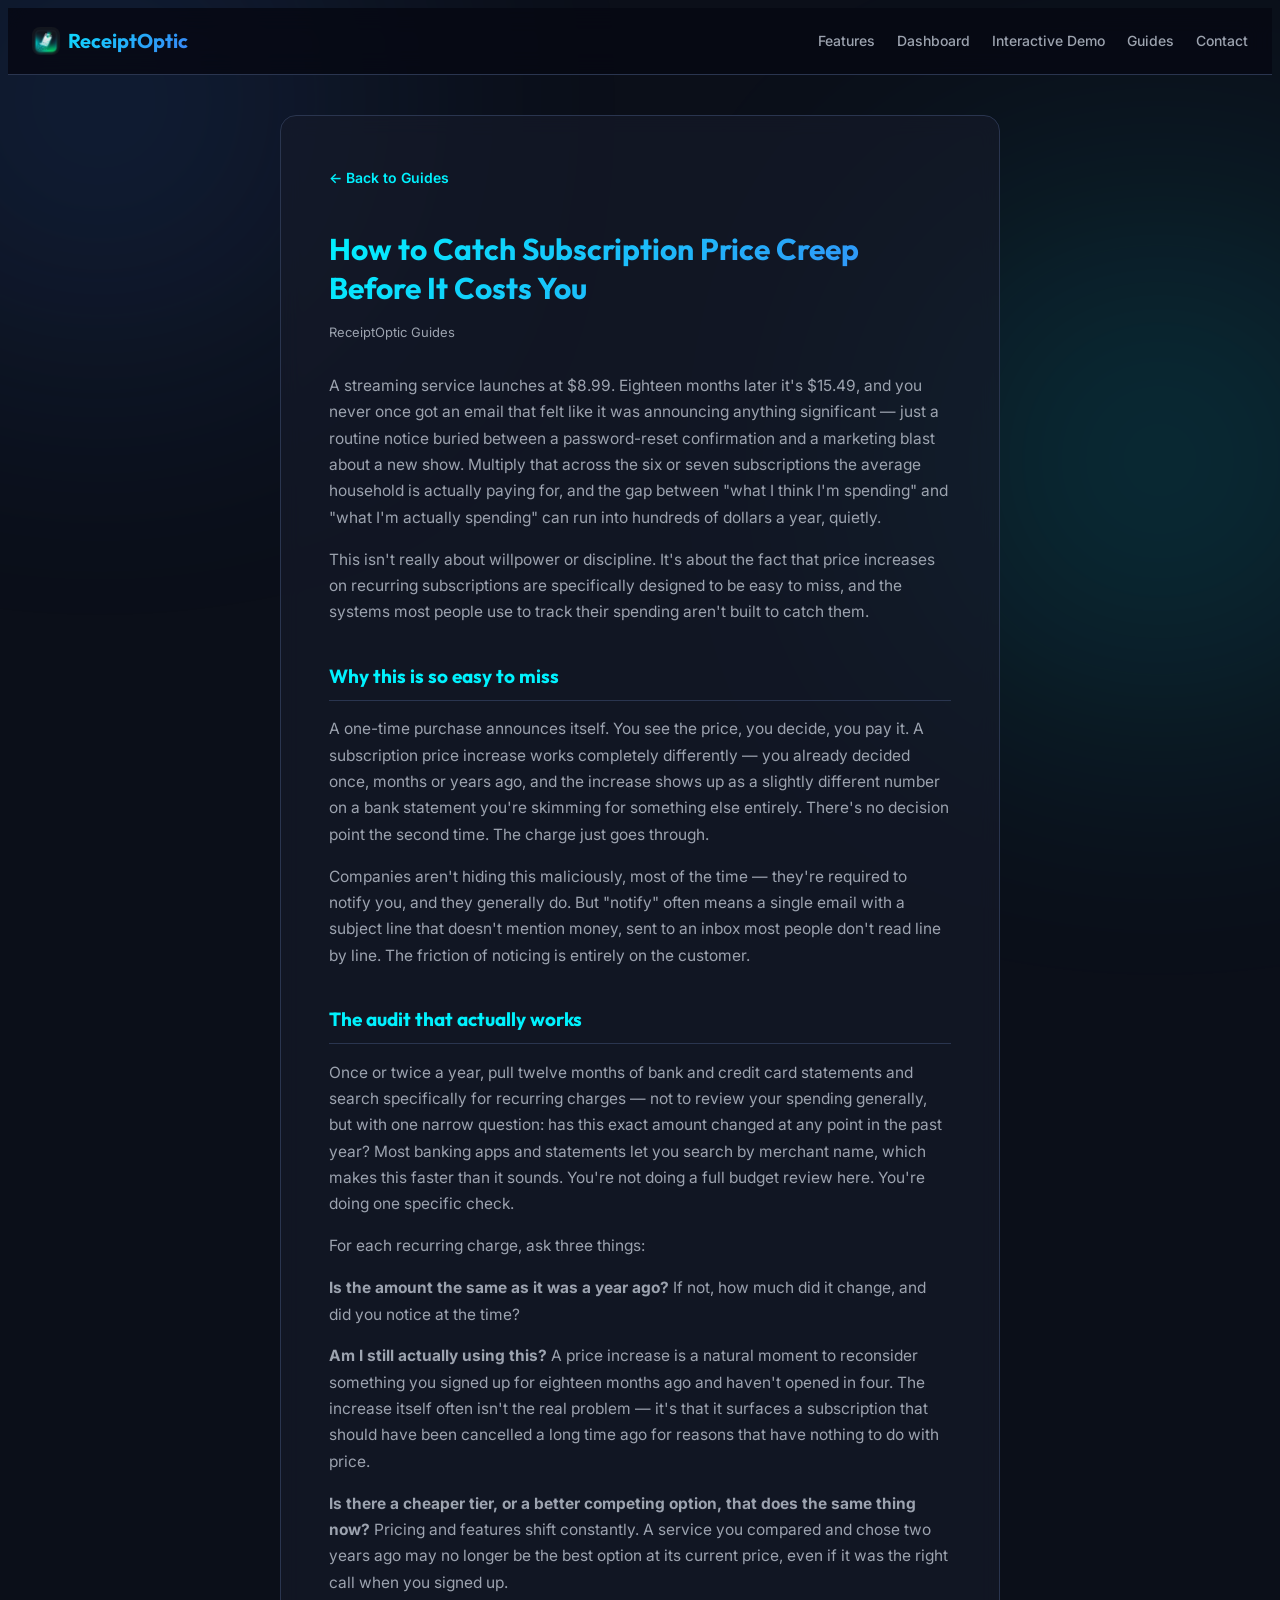
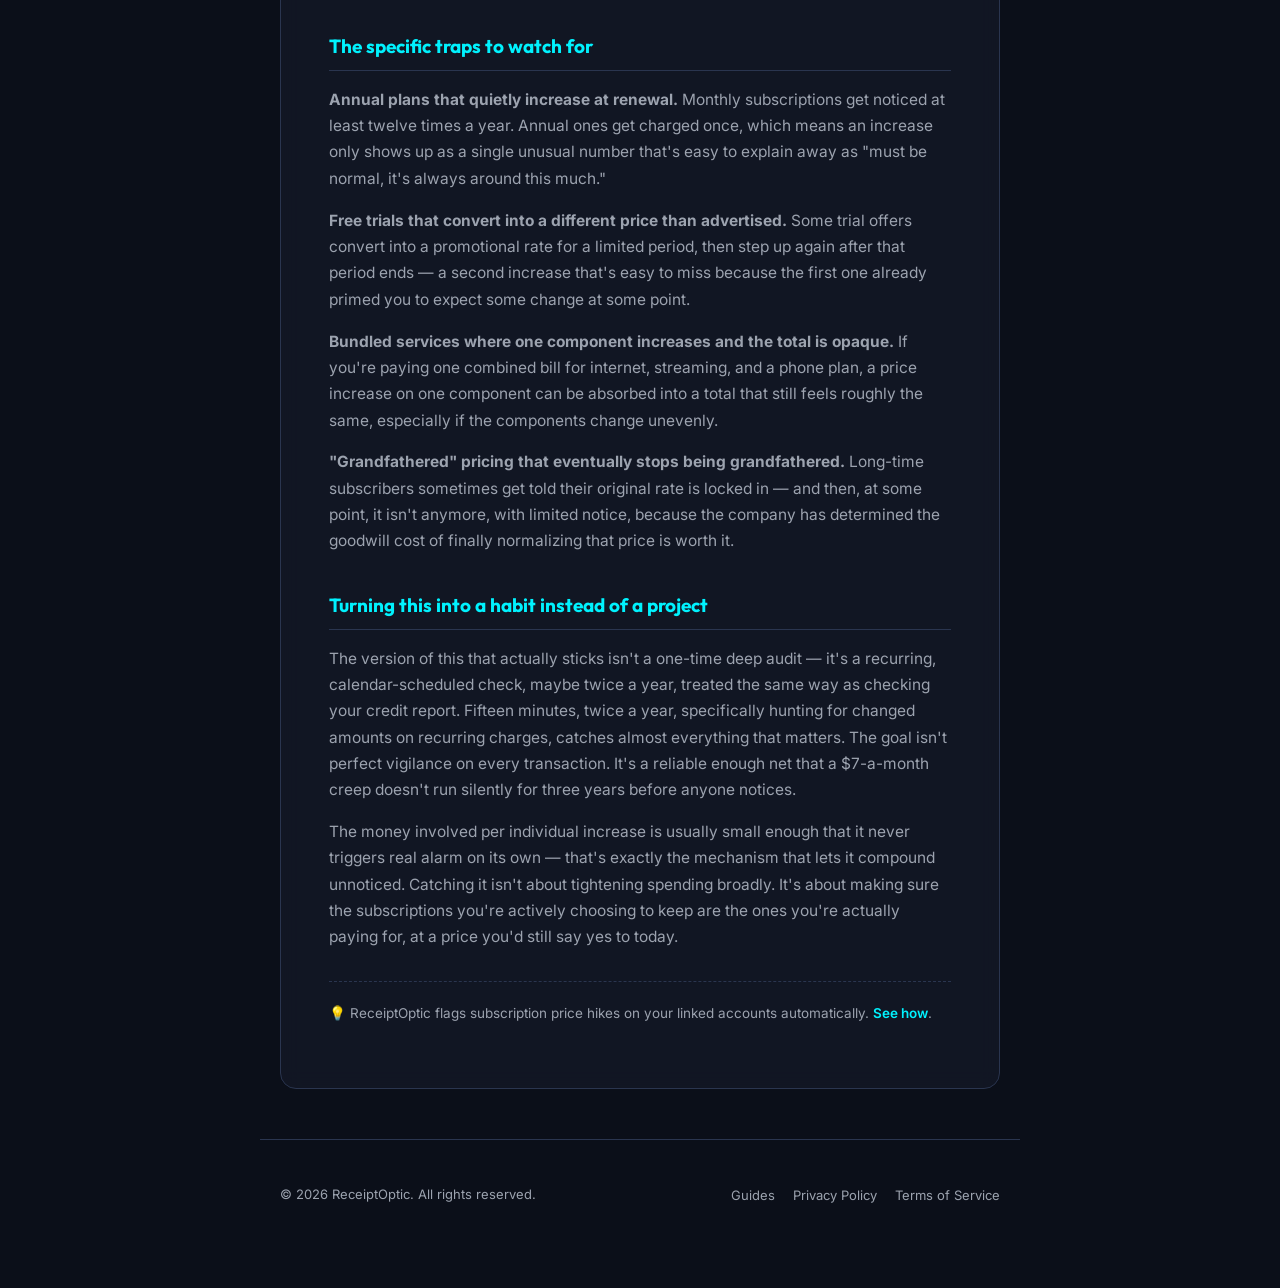
<file: guide-subscription-creep.html>
<!DOCTYPE html>
<html lang="en">
<head>
    <meta charset="UTF-8">
    <meta name="viewport" content="width=device-width, initial-scale=1.0">
    <title>How to Catch Subscription Price Creep Before It Costs You - ReceiptOptic</title>
    <meta name="description" content="Why recurring subscription price increases are easy to miss, and a twice-a-year audit habit that catches them.">
    <link rel="canonical" href="https://receiptoptic.com/guide-subscription-creep.html">

    <meta property="og:type" content="article">
    <meta property="og:title" content="How to Catch Subscription Price Creep Before It Costs You">
    <meta property="og:description" content="Why recurring subscription price increases are easy to miss, and a twice-a-year audit habit that catches them.">
    <meta property="og:url" content="https://receiptoptic.com/guide-subscription-creep.html">
    <meta property="og:site_name" content="ReceiptOptic">

    <script type="application/ld+json">
    {
        "@context": "https://schema.org",
        "@type": "Article",
        "headline": "How to Catch Subscription Price Creep Before It Costs You",
        "description": "Why recurring subscription price increases are easy to miss, and a twice-a-year audit habit that catches them.",
        "url": "https://receiptoptic.com/guide-subscription-creep.html",
        "publisher": {
            "@type": "Organization",
            "name": "ReceiptOptic",
            "logo": "https://receiptoptic.com/logo.webp"
        }
    }
    </script>

    <link rel="preconnect" href="https://fonts.googleapis.com">
    <link rel="preconnect" href="https://fonts.gstatic.com" crossorigin>
    <link href="https://fonts.googleapis.com/css2?family=Outfit:wght@400;600;700&family=Inter:wght@400;500&display=swap" rel="stylesheet">
    <link rel="icon" type="image/webp" href="logo.webp">
    <style>
        :root {
            --bg-base: #0B0F19;
            --bg-surface: rgba(22, 27, 42, 0.65);
            --text-primary: #f3f4f6;
            --text-secondary: #9ca3af;
            --primary: #3B82F6;
            --accent: #00F2FE;
            --card-border: #2A354F;
        }
        * {
            box-sizing: border-box;
        }
        html {
            overflow-x: hidden;
        }
        body {
            font-family: 'Inter', sans-serif;
            background-color: var(--bg-base);
            color: var(--text-primary);
            line-height: 1.7;
            padding: 0 20px 60px;
            overflow-x: hidden;
        }

        /* Background glow orbs, matching the main site's dark gradient feel */
        .glow-orb {
            position: fixed;
            width: 400px;
            height: 400px;
            border-radius: 50%;
            filter: blur(150px);
            z-index: -1;
            opacity: 0.25;
            pointer-events: none;
        }
        .orb-1 { top: -100px; left: -100px; background: var(--primary); }
        .orb-2 { top: 260px; right: -80px; background: var(--accent); }

        /* Lightweight header/nav shared with the main site's identity */
        .guide-header {
            position: sticky;
            top: 0;
            z-index: 100;
            display: flex;
            justify-content: space-between;
            align-items: center;
            gap: 20px;
            flex-wrap: wrap;
            padding: 16px 24px;
            margin: 0 -20px 40px;
            border-bottom: 1px solid var(--card-border);
            backdrop-filter: blur(12px);
            background-color: rgba(7, 9, 19, 0.85);
        }
        .guide-nav-logo {
            font-family: 'Outfit', sans-serif;
            font-weight: 700;
            font-size: 20px;
            background: linear-gradient(135deg, #00f2fe 0%, #3b82f6 100%);
            -webkit-background-clip: text;
            -webkit-text-fill-color: transparent;
            text-decoration: none;
            display: flex;
            align-items: center;
            gap: 8px;
        }
        .guide-nav-logo-img {
            height: 28px;
            width: 28px;
            border-radius: 8px;
            object-fit: cover;
        }
        .guide-nav-links {
            display: flex;
            gap: 22px;
            flex-wrap: wrap;
            justify-content: center;
            list-style: none;
            padding: 0;
            margin: 0;
        }
        .guide-nav-links a {
            color: var(--text-secondary);
            text-decoration: none;
            font-size: 14px;
            font-weight: 500;
            transition: color 0.3s;
        }
        .guide-nav-links a:hover {
            color: var(--text-primary);
        }
        @media (max-width: 600px) {
            .guide-header {
                justify-content: center;
                text-align: center;
                padding: 14px 16px;
            }
            .guide-nav-links {
                gap: 14px;
                font-size: 13px;
            }
        }

        .container {
            max-width: 720px;
            margin: 0 auto;
            background-color: var(--bg-surface);
            border: 1px solid var(--card-border);
            border-radius: 16px;
            padding: 48px;
            backdrop-filter: blur(10px);
        }
        h1 {
            font-family: 'Outfit', sans-serif;
            font-size: 30px;
            margin-bottom: 8px;
            line-height: 1.3;
            background: linear-gradient(135deg, #00f2fe 0%, #3b82f6 100%);
            -webkit-background-clip: text;
            -webkit-text-fill-color: transparent;
        }
        h2 {
            font-family: 'Outfit', sans-serif;
            font-size: 19px;
            margin-top: 34px;
            margin-bottom: 14px;
            border-bottom: 1px solid var(--card-border);
            padding-bottom: 8px;
            color: var(--accent);
        }
        p, li {
            color: var(--text-secondary);
            margin-bottom: 15px;
            font-size: 15.5px;
        }
        ul {
            margin-left: 20px;
            margin-bottom: 20px;
        }
        a {
            color: var(--accent);
            text-decoration: none;
        }
        a:hover {
            text-decoration: underline;
        }
        .back-btn {
            display: inline-block;
            margin-bottom: 20px;
            font-weight: 600;
            font-size: 14px;
            color: var(--accent);
        }
        .byline {
            color: var(--text-secondary);
            font-size: 13px;
            margin-bottom: 30px;
        }

        /* Soft, non-pushy bridge back to the product */
        .guide-touchpoint {
            margin-top: 30px;
            padding-top: 20px;
            border-top: 1px dashed var(--card-border);
            font-size: 13.5px;
            color: var(--text-secondary);
        }
        .guide-touchpoint a {
            color: var(--accent);
            font-weight: 600;
        }

        /* Footer, matching the main site's footer */
        .guide-footer {
            max-width: 760px;
            margin: 50px auto 0;
            padding: 30px 20px 0;
            border-top: 1px solid var(--card-border);
            display: flex;
            justify-content: space-between;
            align-items: center;
            flex-wrap: wrap;
            gap: 16px;
        }
        .guide-footer-left p {
            font-size: 13px;
            color: var(--text-secondary);
        }
        .guide-footer-right {
            display: flex;
            gap: 18px;
            font-size: 13px;
        }
        .guide-footer-right a {
            color: var(--text-secondary);
            text-decoration: none;
            transition: color 0.3s;
        }
        .guide-footer-right a:hover {
            color: var(--text-primary);
        }
    </style>
</head>
<body>
    <div class="glow-orb orb-1"></div>
    <div class="glow-orb orb-2"></div>
    <header class="guide-header">
        <a href="index.html" class="guide-nav-logo">
            <img src="logo.webp" alt="ReceiptOptic logo" class="guide-nav-logo-img"> ReceiptOptic
        </a>
        <nav class="guide-nav-links">
            <a href="index.html#features">Features</a>
            <a href="index.html#showcase">Dashboard</a>
            <a href="index.html#demo">Interactive Demo</a>
            <a href="guides.html">Guides</a>
            <a href="index.html#contact">Contact</a>
        </nav>
    </header>
    <div class="container">
        <a href="guides.html" class="back-btn">&larr; Back to Guides</a>
        <h1>How to Catch Subscription Price Creep Before It Costs You</h1>
        <p class="byline">ReceiptOptic Guides</p>
        <p>A streaming service launches at $8.99. Eighteen months later it's $15.49, and you never once got an email that felt like it was announcing anything significant — just a routine notice buried between a password-reset confirmation and a marketing blast about a new show. Multiply that across the six or seven subscriptions the average household is actually paying for, and the gap between "what I think I'm spending" and "what I'm actually spending" can run into hundreds of dollars a year, quietly.</p>
        <p>This isn't really about willpower or discipline. It's about the fact that price increases on recurring subscriptions are specifically designed to be easy to miss, and the systems most people use to track their spending aren't built to catch them.</p>
        <h2>Why this is so easy to miss</h2>
        <p>A one-time purchase announces itself. You see the price, you decide, you pay it. A subscription price increase works completely differently — you already decided once, months or years ago, and the increase shows up as a slightly different number on a bank statement you're skimming for something else entirely. There's no decision point the second time. The charge just goes through.</p>
        <p>Companies aren't hiding this maliciously, most of the time — they're required to notify you, and they generally do. But "notify" often means a single email with a subject line that doesn't mention money, sent to an inbox most people don't read line by line. The friction of noticing is entirely on the customer.</p>
        <h2>The audit that actually works</h2>
        <p>Once or twice a year, pull twelve months of bank and credit card statements and search specifically for recurring charges — not to review your spending generally, but with one narrow question: has this exact amount changed at any point in the past year? Most banking apps and statements let you search by merchant name, which makes this faster than it sounds. You're not doing a full budget review here. You're doing one specific check.</p>
        <p>For each recurring charge, ask three things:</p>
        <p><strong>Is the amount the same as it was a year ago?</strong> If not, how much did it change, and did you notice at the time?</p>
        <p><strong>Am I still actually using this?</strong> A price increase is a natural moment to reconsider something you signed up for eighteen months ago and haven't opened in four. The increase itself often isn't the real problem — it's that it surfaces a subscription that should have been cancelled a long time ago for reasons that have nothing to do with price.</p>
        <p><strong>Is there a cheaper tier, or a better competing option, that does the same thing now?</strong> Pricing and features shift constantly. A service you compared and chose two years ago may no longer be the best option at its current price, even if it was the right call when you signed up.</p>
        <h2>The specific traps to watch for</h2>
        <p><strong>Annual plans that quietly increase at renewal.</strong> Monthly subscriptions get noticed at least twelve times a year. Annual ones get charged once, which means an increase only shows up as a single unusual number that's easy to explain away as "must be normal, it's always around this much."</p>
        <p><strong>Free trials that convert into a different price than advertised.</strong> Some trial offers convert into a promotional rate for a limited period, then step up again after that period ends — a second increase that's easy to miss because the first one already primed you to expect some change at some point.</p>
        <p><strong>Bundled services where one component increases and the total is opaque.</strong> If you're paying one combined bill for internet, streaming, and a phone plan, a price increase on one component can be absorbed into a total that still feels roughly the same, especially if the components change unevenly.</p>
        <p><strong>"Grandfathered" pricing that eventually stops being grandfathered.</strong> Long-time subscribers sometimes get told their original rate is locked in — and then, at some point, it isn't anymore, with limited notice, because the company has determined the goodwill cost of finally normalizing that price is worth it.</p>
        <h2>Turning this into a habit instead of a project</h2>
        <p>The version of this that actually sticks isn't a one-time deep audit — it's a recurring, calendar-scheduled check, maybe twice a year, treated the same way as checking your credit report. Fifteen minutes, twice a year, specifically hunting for changed amounts on recurring charges, catches almost everything that matters. The goal isn't perfect vigilance on every transaction. It's a reliable enough net that a $7-a-month creep doesn't run silently for three years before anyone notices.</p>
        <p>The money involved per individual increase is usually small enough that it never triggers real alarm on its own — that's exactly the mechanism that lets it compound unnoticed. Catching it isn't about tightening spending broadly. It's about making sure the subscriptions you're actively choosing to keep are the ones you're actually paying for, at a price you'd still say yes to today.</p>
        <p class="guide-touchpoint">💡 ReceiptOptic flags subscription price hikes on your linked accounts automatically. <a href="index.html#features">See how</a>.</p>
    </div>
    <footer class="guide-footer">
        <div class="guide-footer-left">
            <p>&copy; 2026 ReceiptOptic. All rights reserved.</p>
        </div>
        <div class="guide-footer-right">
            <a href="guides.html">Guides</a>
            <a href="privacy.html">Privacy Policy</a>
            <a href="terms.html">Terms of Service</a>
        </div>
    </footer>
</body>
</html>
</file>
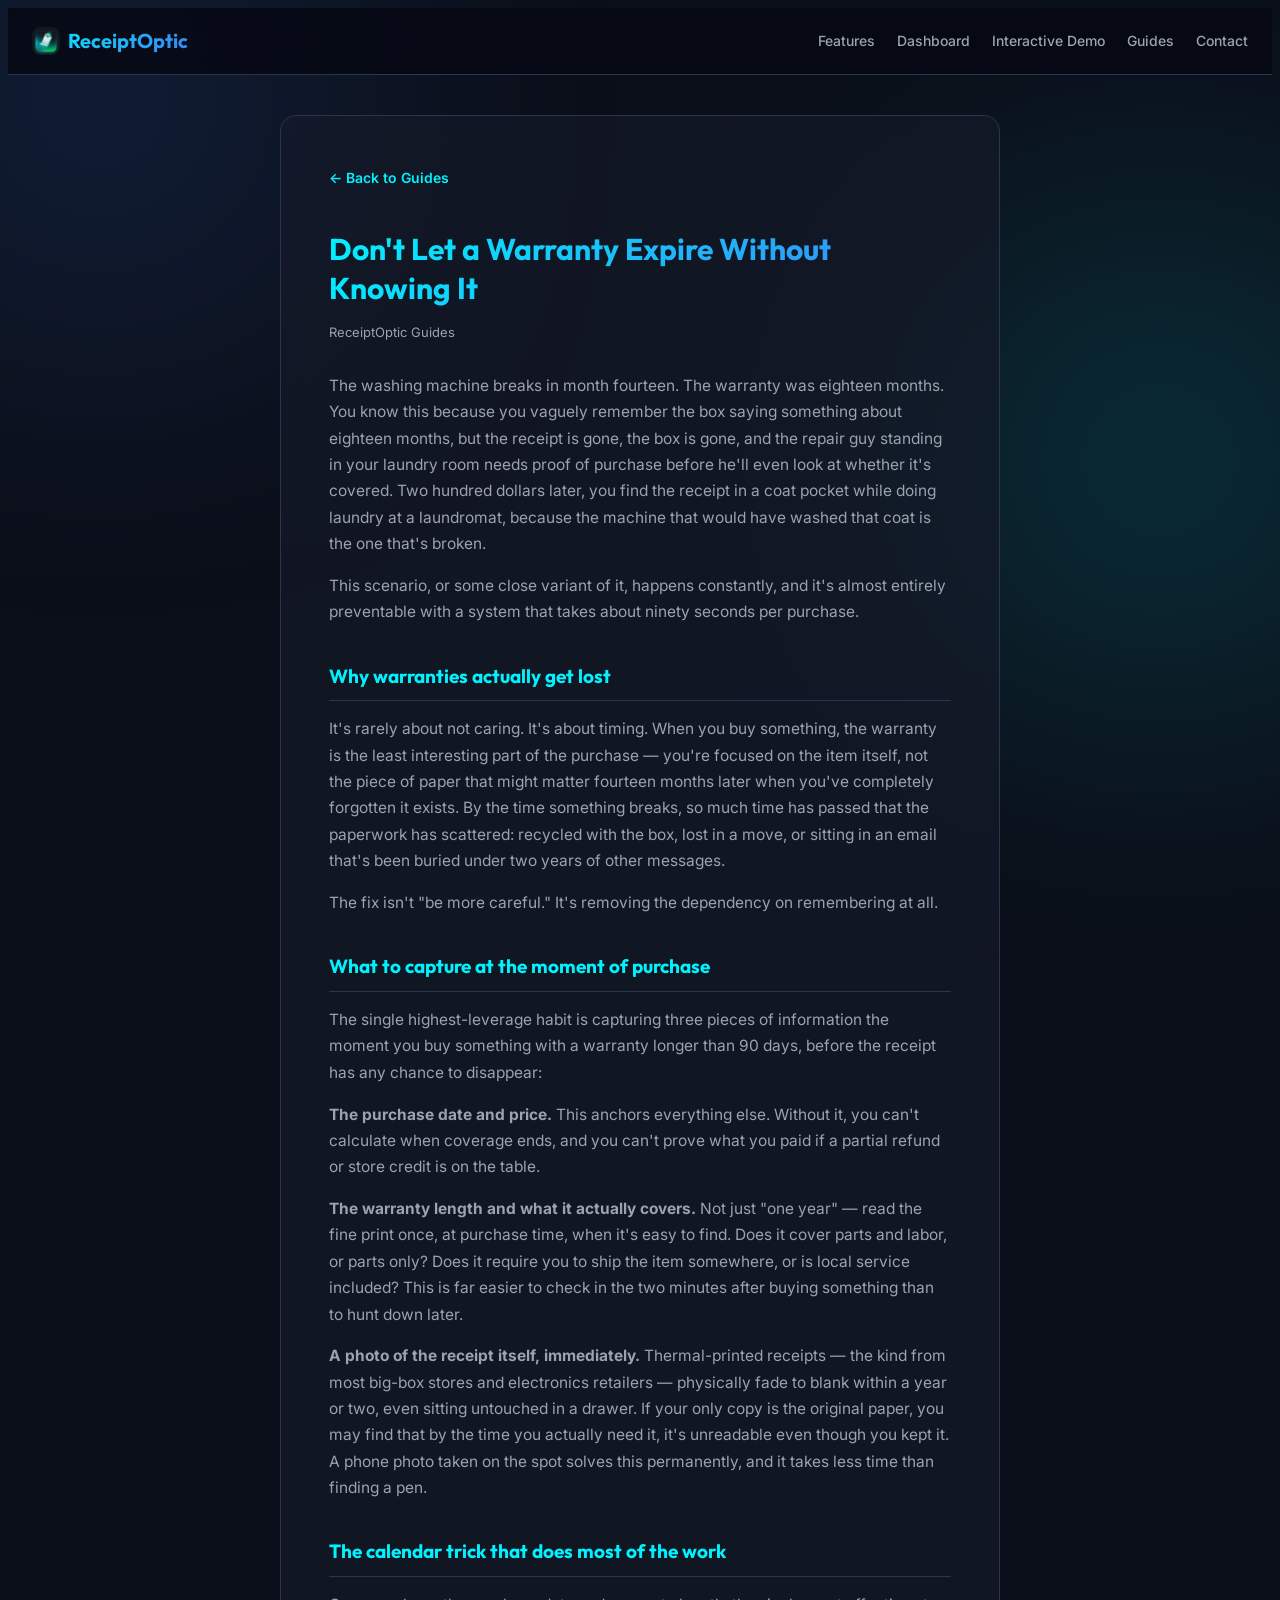
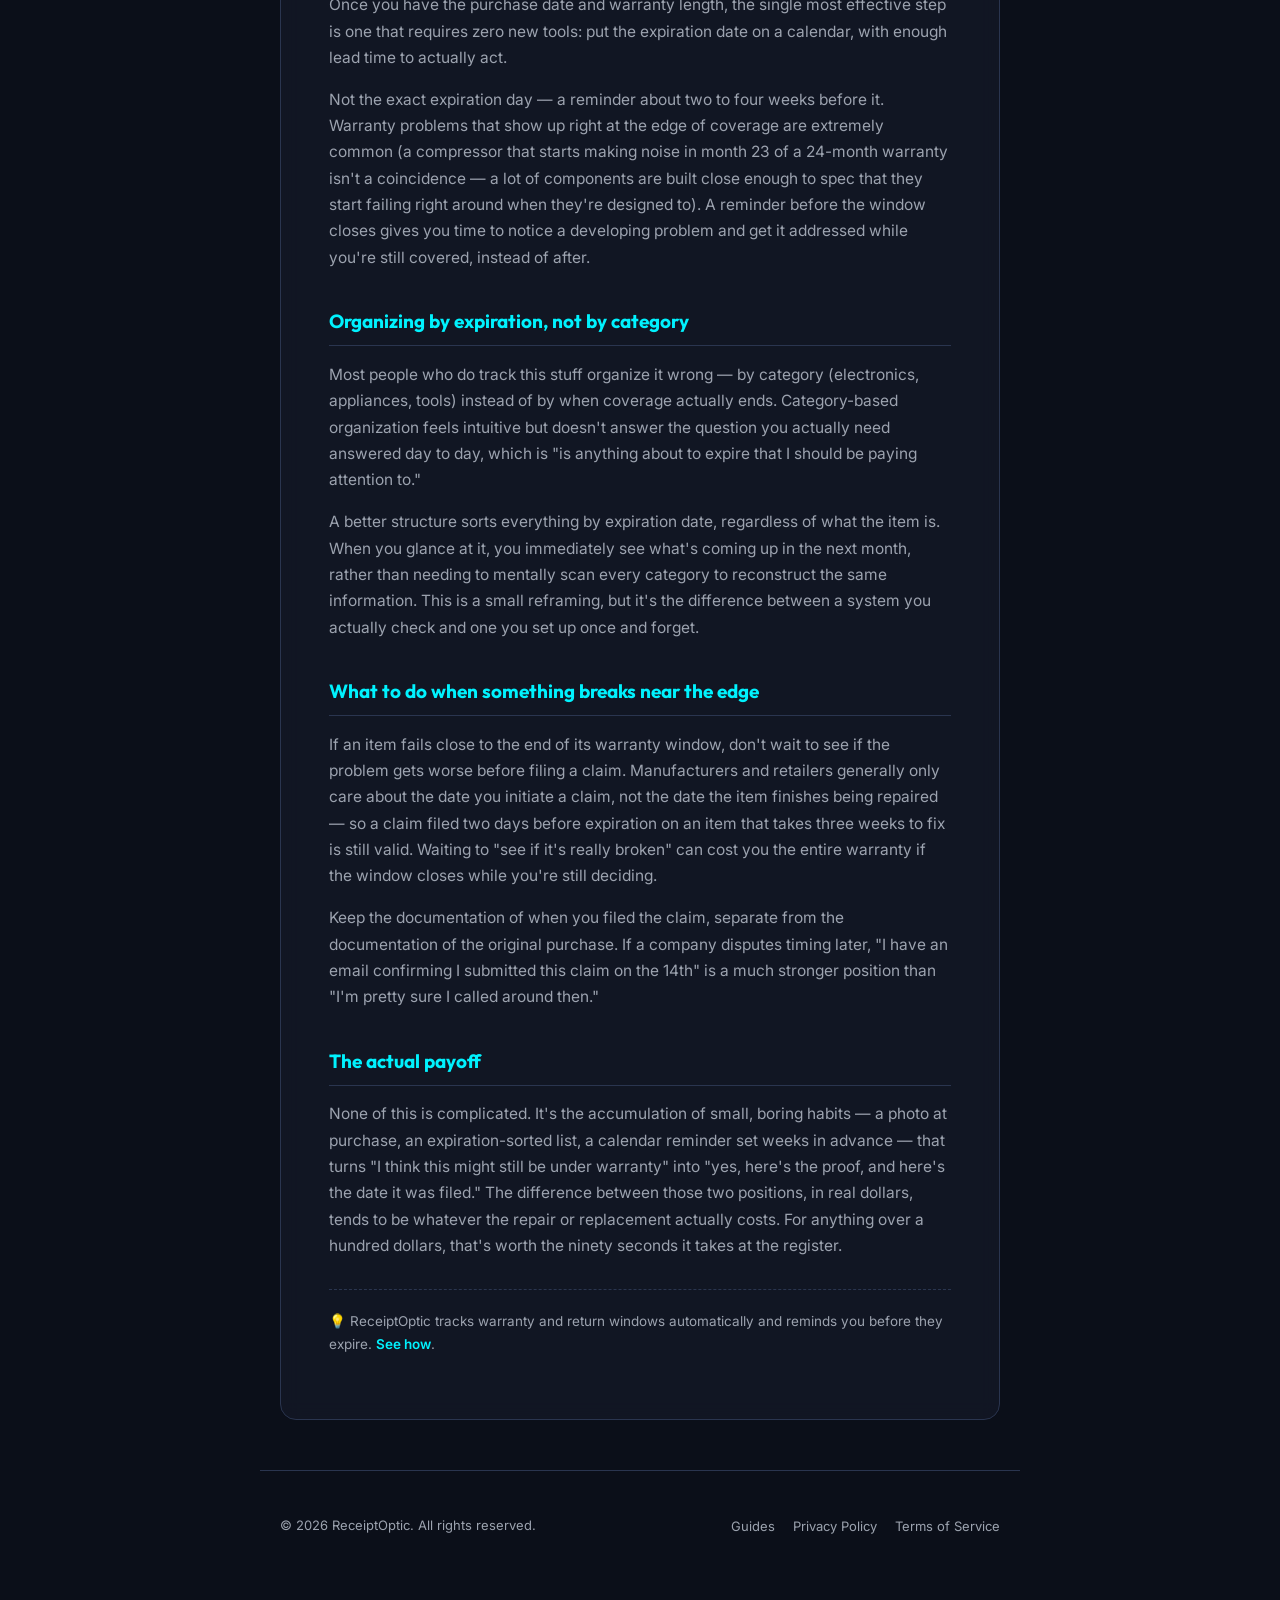
<file: guide-warranty-tracking.html>
<!DOCTYPE html>
<html lang="en">
<head>
    <meta charset="UTF-8">
    <meta name="viewport" content="width=device-width, initial-scale=1.0">
    <title>Don't Let a Warranty Expire Without Knowing It - ReceiptOptic</title>
    <meta name="description" content="A simple system for tracking product warranties so coverage doesn't quietly expire before you need it.">
    <link rel="canonical" href="https://receiptoptic.com/guide-warranty-tracking.html">

    <meta property="og:type" content="article">
    <meta property="og:title" content="Don't Let a Warranty Expire Without Knowing It">
    <meta property="og:description" content="A simple system for tracking product warranties so coverage doesn't quietly expire before you need it.">
    <meta property="og:url" content="https://receiptoptic.com/guide-warranty-tracking.html">
    <meta property="og:site_name" content="ReceiptOptic">

    <script type="application/ld+json">
    {
        "@context": "https://schema.org",
        "@type": "Article",
        "headline": "Don't Let a Warranty Expire Without Knowing It",
        "description": "A simple system for tracking product warranties so coverage doesn't quietly expire before you need it.",
        "url": "https://receiptoptic.com/guide-warranty-tracking.html",
        "publisher": {
            "@type": "Organization",
            "name": "ReceiptOptic",
            "logo": "https://receiptoptic.com/logo.webp"
        }
    }
    </script>

    <link rel="preconnect" href="https://fonts.googleapis.com">
    <link rel="preconnect" href="https://fonts.gstatic.com" crossorigin>
    <link href="https://fonts.googleapis.com/css2?family=Outfit:wght@400;600;700&family=Inter:wght@400;500&display=swap" rel="stylesheet">
    <link rel="icon" type="image/webp" href="logo.webp">
    <style>
        :root {
            --bg-base: #0B0F19;
            --bg-surface: rgba(22, 27, 42, 0.65);
            --text-primary: #f3f4f6;
            --text-secondary: #9ca3af;
            --primary: #3B82F6;
            --accent: #00F2FE;
            --card-border: #2A354F;
        }
        * {
            box-sizing: border-box;
        }
        html {
            overflow-x: hidden;
        }
        body {
            font-family: 'Inter', sans-serif;
            background-color: var(--bg-base);
            color: var(--text-primary);
            line-height: 1.7;
            padding: 0 20px 60px;
            overflow-x: hidden;
        }

        /* Background glow orbs, matching the main site's dark gradient feel */
        .glow-orb {
            position: fixed;
            width: 400px;
            height: 400px;
            border-radius: 50%;
            filter: blur(150px);
            z-index: -1;
            opacity: 0.25;
            pointer-events: none;
        }
        .orb-1 { top: -100px; left: -100px; background: var(--primary); }
        .orb-2 { top: 260px; right: -80px; background: var(--accent); }

        /* Lightweight header/nav shared with the main site's identity */
        .guide-header {
            position: sticky;
            top: 0;
            z-index: 100;
            display: flex;
            justify-content: space-between;
            align-items: center;
            gap: 20px;
            flex-wrap: wrap;
            padding: 16px 24px;
            margin: 0 -20px 40px;
            border-bottom: 1px solid var(--card-border);
            backdrop-filter: blur(12px);
            background-color: rgba(7, 9, 19, 0.85);
        }
        .guide-nav-logo {
            font-family: 'Outfit', sans-serif;
            font-weight: 700;
            font-size: 20px;
            background: linear-gradient(135deg, #00f2fe 0%, #3b82f6 100%);
            -webkit-background-clip: text;
            -webkit-text-fill-color: transparent;
            text-decoration: none;
            display: flex;
            align-items: center;
            gap: 8px;
        }
        .guide-nav-logo-img {
            height: 28px;
            width: 28px;
            border-radius: 8px;
            object-fit: cover;
        }
        .guide-nav-links {
            display: flex;
            gap: 22px;
            flex-wrap: wrap;
            justify-content: center;
            list-style: none;
            padding: 0;
            margin: 0;
        }
        .guide-nav-links a {
            color: var(--text-secondary);
            text-decoration: none;
            font-size: 14px;
            font-weight: 500;
            transition: color 0.3s;
        }
        .guide-nav-links a:hover {
            color: var(--text-primary);
        }
        @media (max-width: 600px) {
            .guide-header {
                justify-content: center;
                text-align: center;
                padding: 14px 16px;
            }
            .guide-nav-links {
                gap: 14px;
                font-size: 13px;
            }
        }

        .container {
            max-width: 720px;
            margin: 0 auto;
            background-color: var(--bg-surface);
            border: 1px solid var(--card-border);
            border-radius: 16px;
            padding: 48px;
            backdrop-filter: blur(10px);
        }
        h1 {
            font-family: 'Outfit', sans-serif;
            font-size: 30px;
            margin-bottom: 8px;
            line-height: 1.3;
            background: linear-gradient(135deg, #00f2fe 0%, #3b82f6 100%);
            -webkit-background-clip: text;
            -webkit-text-fill-color: transparent;
        }
        h2 {
            font-family: 'Outfit', sans-serif;
            font-size: 19px;
            margin-top: 34px;
            margin-bottom: 14px;
            border-bottom: 1px solid var(--card-border);
            padding-bottom: 8px;
            color: var(--accent);
        }
        p, li {
            color: var(--text-secondary);
            margin-bottom: 15px;
            font-size: 15.5px;
        }
        ul {
            margin-left: 20px;
            margin-bottom: 20px;
        }
        a {
            color: var(--accent);
            text-decoration: none;
        }
        a:hover {
            text-decoration: underline;
        }
        .back-btn {
            display: inline-block;
            margin-bottom: 20px;
            font-weight: 600;
            font-size: 14px;
            color: var(--accent);
        }
        .byline {
            color: var(--text-secondary);
            font-size: 13px;
            margin-bottom: 30px;
        }

        /* Soft, non-pushy bridge back to the product */
        .guide-touchpoint {
            margin-top: 30px;
            padding-top: 20px;
            border-top: 1px dashed var(--card-border);
            font-size: 13.5px;
            color: var(--text-secondary);
        }
        .guide-touchpoint a {
            color: var(--accent);
            font-weight: 600;
        }

        /* Footer, matching the main site's footer */
        .guide-footer {
            max-width: 760px;
            margin: 50px auto 0;
            padding: 30px 20px 0;
            border-top: 1px solid var(--card-border);
            display: flex;
            justify-content: space-between;
            align-items: center;
            flex-wrap: wrap;
            gap: 16px;
        }
        .guide-footer-left p {
            font-size: 13px;
            color: var(--text-secondary);
        }
        .guide-footer-right {
            display: flex;
            gap: 18px;
            font-size: 13px;
        }
        .guide-footer-right a {
            color: var(--text-secondary);
            text-decoration: none;
            transition: color 0.3s;
        }
        .guide-footer-right a:hover {
            color: var(--text-primary);
        }
    </style>
</head>
<body>
    <div class="glow-orb orb-1"></div>
    <div class="glow-orb orb-2"></div>
    <header class="guide-header">
        <a href="index.html" class="guide-nav-logo">
            <img src="logo.webp" alt="ReceiptOptic logo" class="guide-nav-logo-img"> ReceiptOptic
        </a>
        <nav class="guide-nav-links">
            <a href="index.html#features">Features</a>
            <a href="index.html#showcase">Dashboard</a>
            <a href="index.html#demo">Interactive Demo</a>
            <a href="guides.html">Guides</a>
            <a href="index.html#contact">Contact</a>
        </nav>
    </header>
    <div class="container">
        <a href="guides.html" class="back-btn">&larr; Back to Guides</a>
        <h1>Don't Let a Warranty Expire Without Knowing It</h1>
        <p class="byline">ReceiptOptic Guides</p>
        <p>The washing machine breaks in month fourteen. The warranty was eighteen months. You know this because you vaguely remember the box saying something about eighteen months, but the receipt is gone, the box is gone, and the repair guy standing in your laundry room needs proof of purchase before he'll even look at whether it's covered. Two hundred dollars later, you find the receipt in a coat pocket while doing laundry at a laundromat, because the machine that would have washed that coat is the one that's broken.</p>
        <p>This scenario, or some close variant of it, happens constantly, and it's almost entirely preventable with a system that takes about ninety seconds per purchase.</p>
        <h2>Why warranties actually get lost</h2>
        <p>It's rarely about not caring. It's about timing. When you buy something, the warranty is the least interesting part of the purchase — you're focused on the item itself, not the piece of paper that might matter fourteen months later when you've completely forgotten it exists. By the time something breaks, so much time has passed that the paperwork has scattered: recycled with the box, lost in a move, or sitting in an email that's been buried under two years of other messages.</p>
        <p>The fix isn't "be more careful." It's removing the dependency on remembering at all.</p>
        <h2>What to capture at the moment of purchase</h2>
        <p>The single highest-leverage habit is capturing three pieces of information the moment you buy something with a warranty longer than 90 days, before the receipt has any chance to disappear:</p>
        <p><strong>The purchase date and price.</strong> This anchors everything else. Without it, you can't calculate when coverage ends, and you can't prove what you paid if a partial refund or store credit is on the table.</p>
        <p><strong>The warranty length and what it actually covers.</strong> Not just "one year" — read the fine print once, at purchase time, when it's easy to find. Does it cover parts and labor, or parts only? Does it require you to ship the item somewhere, or is local service included? This is far easier to check in the two minutes after buying something than to hunt down later.</p>
        <p><strong>A photo of the receipt itself, immediately.</strong> Thermal-printed receipts — the kind from most big-box stores and electronics retailers — physically fade to blank within a year or two, even sitting untouched in a drawer. If your only copy is the original paper, you may find that by the time you actually need it, it's unreadable even though you kept it. A phone photo taken on the spot solves this permanently, and it takes less time than finding a pen.</p>
        <h2>The calendar trick that does most of the work</h2>
        <p>Once you have the purchase date and warranty length, the single most effective step is one that requires zero new tools: put the expiration date on a calendar, with enough lead time to actually act.</p>
        <p>Not the exact expiration day — a reminder about two to four weeks before it. Warranty problems that show up right at the edge of coverage are extremely common (a compressor that starts making noise in month 23 of a 24-month warranty isn't a coincidence — a lot of components are built close enough to spec that they start failing right around when they're designed to). A reminder before the window closes gives you time to notice a developing problem and get it addressed while you're still covered, instead of after.</p>
        <h2>Organizing by expiration, not by category</h2>
        <p>Most people who do track this stuff organize it wrong — by category (electronics, appliances, tools) instead of by when coverage actually ends. Category-based organization feels intuitive but doesn't answer the question you actually need answered day to day, which is "is anything about to expire that I should be paying attention to."</p>
        <p>A better structure sorts everything by expiration date, regardless of what the item is. When you glance at it, you immediately see what's coming up in the next month, rather than needing to mentally scan every category to reconstruct the same information. This is a small reframing, but it's the difference between a system you actually check and one you set up once and forget.</p>
        <h2>What to do when something breaks near the edge</h2>
        <p>If an item fails close to the end of its warranty window, don't wait to see if the problem gets worse before filing a claim. Manufacturers and retailers generally only care about the date you initiate a claim, not the date the item finishes being repaired — so a claim filed two days before expiration on an item that takes three weeks to fix is still valid. Waiting to "see if it's really broken" can cost you the entire warranty if the window closes while you're still deciding.</p>
        <p>Keep the documentation of when you filed the claim, separate from the documentation of the original purchase. If a company disputes timing later, "I have an email confirming I submitted this claim on the 14th" is a much stronger position than "I'm pretty sure I called around then."</p>
        <h2>The actual payoff</h2>
        <p>None of this is complicated. It's the accumulation of small, boring habits — a photo at purchase, an expiration-sorted list, a calendar reminder set weeks in advance — that turns "I think this might still be under warranty" into "yes, here's the proof, and here's the date it was filed." The difference between those two positions, in real dollars, tends to be whatever the repair or replacement actually costs. For anything over a hundred dollars, that's worth the ninety seconds it takes at the register.</p>
        <p class="guide-touchpoint">💡 ReceiptOptic tracks warranty and return windows automatically and reminds you before they expire. <a href="index.html#features">See how</a>.</p>
    </div>
    <footer class="guide-footer">
        <div class="guide-footer-left">
            <p>&copy; 2026 ReceiptOptic. All rights reserved.</p>
        </div>
        <div class="guide-footer-right">
            <a href="guides.html">Guides</a>
            <a href="privacy.html">Privacy Policy</a>
            <a href="terms.html">Terms of Service</a>
        </div>
    </footer>
</body>
</html>
</file>
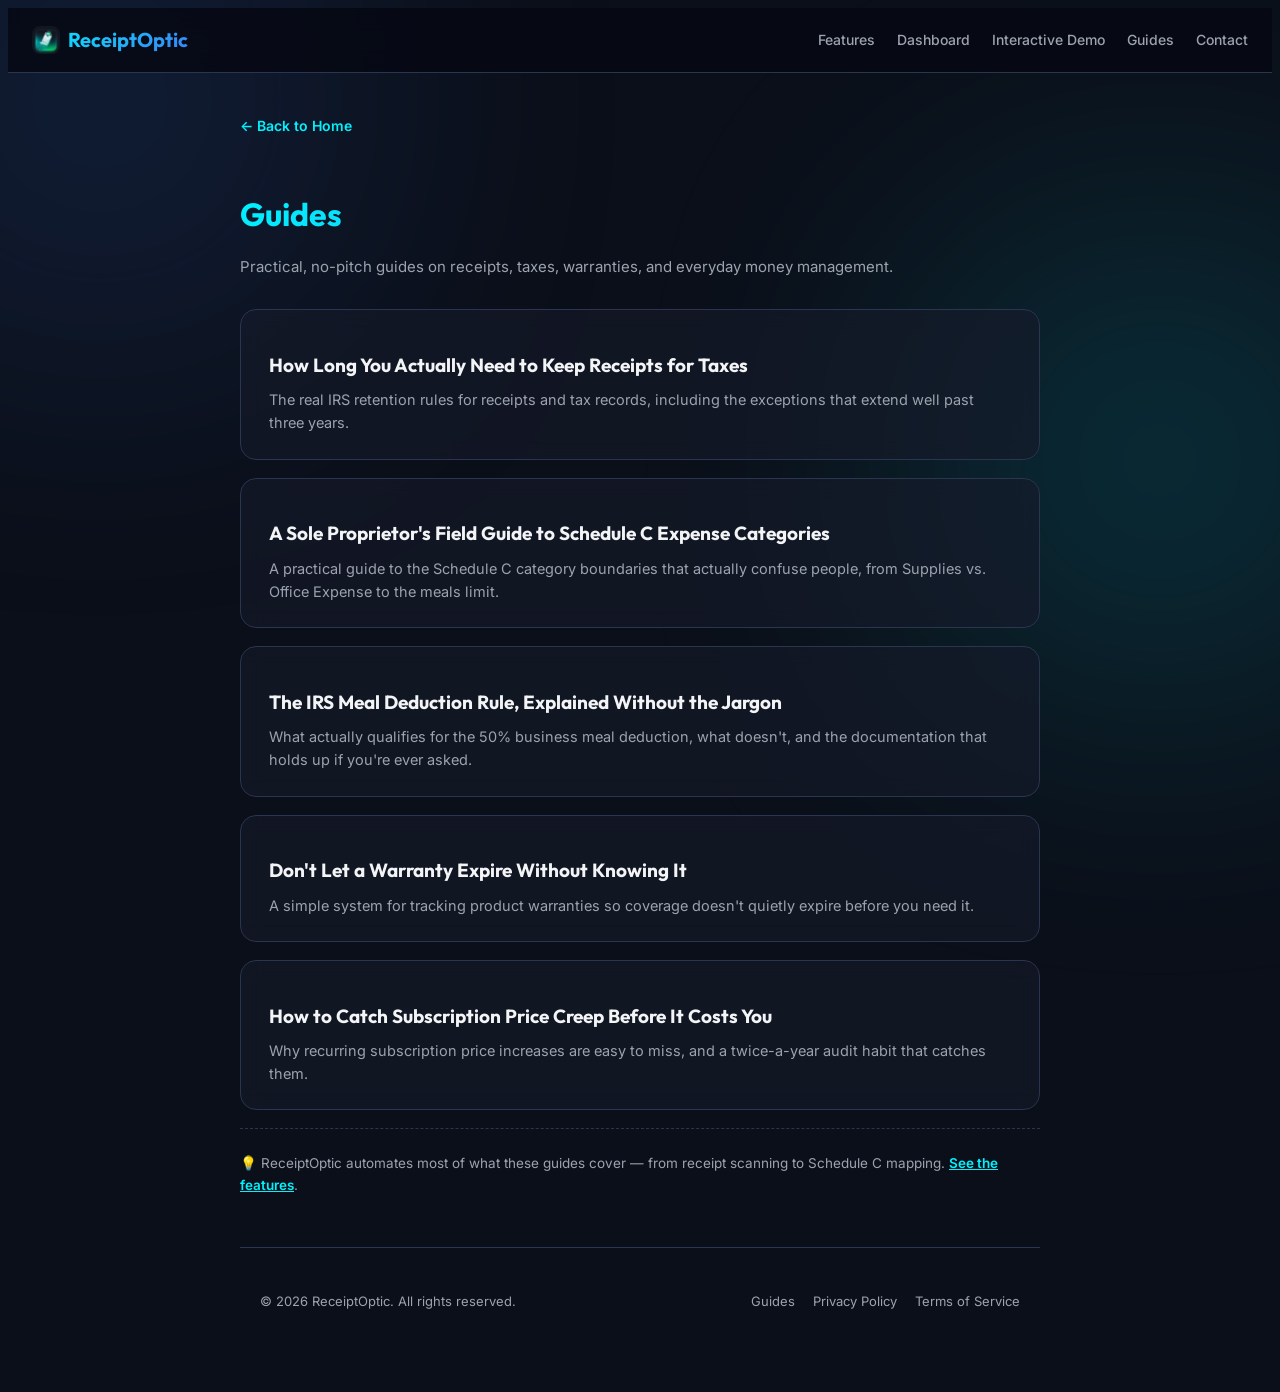
<file: guides.html>
<!DOCTYPE html>
<html lang="en">
<head>
    <meta charset="UTF-8">
    <meta name="viewport" content="width=device-width, initial-scale=1.0">
    <title>Guides - ReceiptOptic</title>
    <meta name="description" content="Practical guides on receipts, taxes, warranties, and everyday money management.">
    <link rel="canonical" href="https://receiptoptic.com/guides.html">
    <link rel="preconnect" href="https://fonts.googleapis.com">
    <link rel="preconnect" href="https://fonts.gstatic.com" crossorigin>
    <link href="https://fonts.googleapis.com/css2?family=Outfit:wght@400;600;700&family=Inter:wght@400;500&display=swap" rel="stylesheet">
    <link rel="icon" type="image/webp" href="logo.webp">
    <style>
        :root {
            --bg-base: #0B0F19;
            --bg-surface: rgba(22, 27, 42, 0.65);
            --text-primary: #f3f4f6;
            --text-secondary: #9ca3af;
            --primary: #3B82F6;
            --accent: #00F2FE;
            --card-border: #2A354F;
        }
        * {
            box-sizing: border-box;
        }
        html {
            overflow-x: hidden;
        }
        body {
            font-family: 'Inter', sans-serif;
            background-color: var(--bg-base);
            color: var(--text-primary);
            line-height: 1.6;
            padding: 0 20px 60px;
            overflow-x: hidden;
        }

        /* Background glow orbs, matching the main site's dark gradient feel */
        .glow-orb {
            position: fixed;
            width: 400px;
            height: 400px;
            border-radius: 50%;
            filter: blur(150px);
            z-index: -1;
            opacity: 0.25;
            pointer-events: none;
        }
        .orb-1 { top: -100px; left: -100px; background: var(--primary); }
        .orb-2 { top: 260px; right: -80px; background: var(--accent); }

        /* Lightweight header/nav shared with the main site's identity */
        .guide-header {
            position: sticky;
            top: 0;
            z-index: 100;
            display: flex;
            justify-content: space-between;
            align-items: center;
            gap: 20px;
            flex-wrap: wrap;
            padding: 16px 24px;
            margin: 0 -20px 40px;
            border-bottom: 1px solid var(--card-border);
            backdrop-filter: blur(12px);
            background-color: rgba(7, 9, 19, 0.85);
        }
        .guide-nav-logo {
            font-family: 'Outfit', sans-serif;
            font-weight: 700;
            font-size: 20px;
            background: linear-gradient(135deg, #00f2fe 0%, #3b82f6 100%);
            -webkit-background-clip: text;
            -webkit-text-fill-color: transparent;
            text-decoration: none;
            display: flex;
            align-items: center;
            gap: 8px;
        }
        .guide-nav-logo-img {
            height: 28px;
            width: 28px;
            border-radius: 8px;
            object-fit: cover;
        }
        .guide-nav-links {
            display: flex;
            gap: 22px;
            flex-wrap: wrap;
            justify-content: center;
            list-style: none;
            padding: 0;
            margin: 0;
        }
        .guide-nav-links a {
            color: var(--text-secondary);
            text-decoration: none;
            font-size: 14px;
            font-weight: 500;
            transition: color 0.3s;
        }
        .guide-nav-links a:hover {
            color: var(--text-primary);
        }
        @media (max-width: 600px) {
            .guide-header {
                justify-content: center;
                text-align: center;
                padding: 14px 16px;
            }
            .guide-nav-links {
                gap: 14px;
                font-size: 13px;
            }
        }

        .container {
            max-width: 800px;
            margin: 0 auto;
        }
        h1 {
            font-family: 'Outfit', sans-serif;
            font-size: 32px;
            margin-bottom: 8px;
            background: linear-gradient(135deg, #00f2fe 0%, #3b82f6 100%);
            -webkit-background-clip: text;
            -webkit-text-fill-color: transparent;
        }
        .subtitle {
            color: var(--text-secondary);
            margin-bottom: 30px;
            font-size: 15px;
        }
        .back-btn {
            display: inline-block;
            margin-bottom: 30px;
            font-weight: 600;
            font-size: 14px;
            color: var(--accent);
            text-decoration: none;
        }
        .back-btn:hover { text-decoration: underline; }
        .guide-card {
            display: block;
            background-color: var(--bg-surface);
            border: 1px solid var(--card-border);
            border-radius: 16px;
            padding: 24px 28px;
            margin-bottom: 18px;
            text-decoration: none;
            backdrop-filter: blur(10px);
            transition: border-color 0.15s ease, transform 0.3s ease;
        }
        .guide-card:hover {
            border-color: var(--accent);
            transform: translateY(-3px);
        }
        .guide-card h2 {
            font-family: 'Outfit', sans-serif;
            font-size: 19px;
            color: var(--text-primary);
            margin-bottom: 8px;
        }
        .guide-card p {
            color: var(--text-secondary);
            font-size: 14.5px;
            margin: 0;
        }

        /* Soft, non-pushy bridge back to the product */
        .guide-touchpoint {
            margin-top: 10px;
            padding-top: 24px;
            border-top: 1px dashed var(--card-border);
            font-size: 13.5px;
            color: var(--text-secondary);
        }
        .guide-touchpoint a {
            color: var(--accent);
            font-weight: 600;
        }

        /* Footer, matching the main site's footer */
        .guide-footer {
            max-width: 800px;
            margin: 50px auto 0;
            padding: 30px 20px 0;
            border-top: 1px solid var(--card-border);
            display: flex;
            justify-content: space-between;
            align-items: center;
            flex-wrap: wrap;
            gap: 16px;
        }
        .guide-footer-left p {
            font-size: 13px;
            color: var(--text-secondary);
        }
        .guide-footer-right {
            display: flex;
            gap: 18px;
            font-size: 13px;
        }
        .guide-footer-right a {
            color: var(--text-secondary);
            text-decoration: none;
            transition: color 0.3s;
        }
        .guide-footer-right a:hover {
            color: var(--text-primary);
        }
    </style>
</head>
<body>
    <div class="glow-orb orb-1"></div>
    <div class="glow-orb orb-2"></div>
    <header class="guide-header">
        <a href="index.html" class="guide-nav-logo">
            <img src="logo.webp" alt="ReceiptOptic logo" class="guide-nav-logo-img"> ReceiptOptic
        </a>
        <nav class="guide-nav-links">
            <a href="index.html#features">Features</a>
            <a href="index.html#showcase">Dashboard</a>
            <a href="index.html#demo">Interactive Demo</a>
            <a href="guides.html">Guides</a>
            <a href="index.html#contact">Contact</a>
        </nav>
    </header>
    <div class="container">
        <a href="index.html" class="back-btn">&larr; Back to Home</a>
        <h1>Guides</h1>
        <p class="subtitle">Practical, no-pitch guides on receipts, taxes, warranties, and everyday money management.</p>
        <a href="guide-receipt-retention.html" class="guide-card">
            <h2>How Long You Actually Need to Keep Receipts for Taxes</h2>
            <p>The real IRS retention rules for receipts and tax records, including the exceptions that extend well past three years.</p>
        </a>
        <a href="guide-schedule-c-categories.html" class="guide-card">
            <h2>A Sole Proprietor's Field Guide to Schedule C Expense Categories</h2>
            <p>A practical guide to the Schedule C category boundaries that actually confuse people, from Supplies vs. Office Expense to the meals limit.</p>
        </a>
        <a href="guide-meal-deduction.html" class="guide-card">
            <h2>The IRS Meal Deduction Rule, Explained Without the Jargon</h2>
            <p>What actually qualifies for the 50% business meal deduction, what doesn't, and the documentation that holds up if you're ever asked.</p>
        </a>
        <a href="guide-warranty-tracking.html" class="guide-card">
            <h2>Don't Let a Warranty Expire Without Knowing It</h2>
            <p>A simple system for tracking product warranties so coverage doesn't quietly expire before you need it.</p>
        </a>
        <a href="guide-subscription-creep.html" class="guide-card">
            <h2>How to Catch Subscription Price Creep Before It Costs You</h2>
            <p>Why recurring subscription price increases are easy to miss, and a twice-a-year audit habit that catches them.</p>
        </a>
        <p class="guide-touchpoint">💡 ReceiptOptic automates most of what these guides cover — from receipt scanning to Schedule C mapping. <a href="index.html#features">See the features</a>.</p>
    </div>
    <footer class="guide-footer">
        <div class="guide-footer-left">
            <p>&copy; 2026 ReceiptOptic. All rights reserved.</p>
        </div>
        <div class="guide-footer-right">
            <a href="guides.html">Guides</a>
            <a href="privacy.html">Privacy Policy</a>
            <a href="terms.html">Terms of Service</a>
        </div>
    </footer>
</body>
</html>
</file>
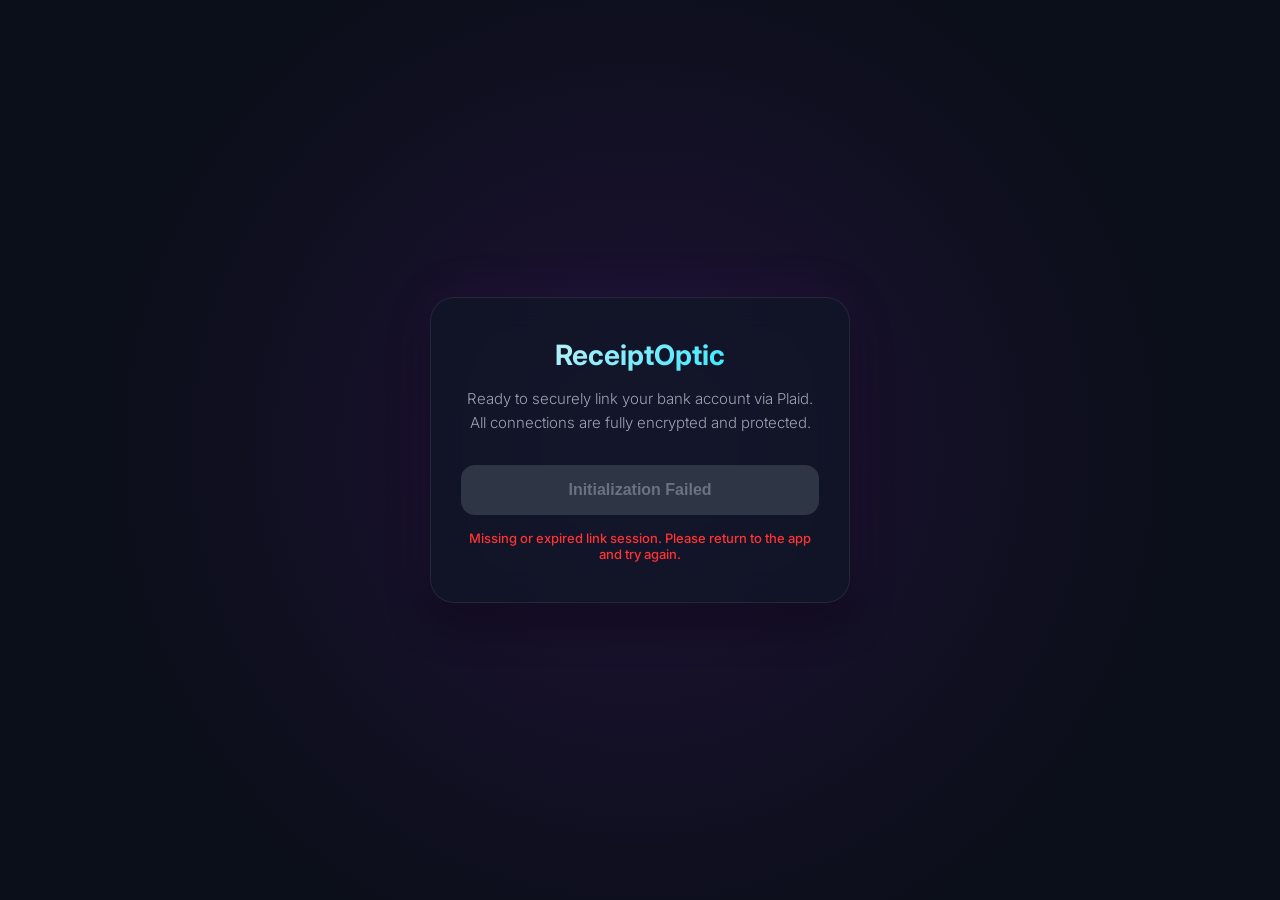
<file: plaid.html>
<!DOCTYPE html>
<html lang="en">
<head>
    <meta charset="utf-8">
    <meta name="viewport" content="width=device-width, initial-scale=1.0">
    <meta name="robots" content="noindex, nofollow">
    <title>ReceiptOptic | Secure Bank Link</title>
    <!-- Google Fonts -->
    <link href="https://fonts.googleapis.com/css2?family=Inter:wght@300;400;600;700&display=swap" rel="stylesheet">
    <style>
        :root {
            --bg-color: #0b0f19;
            --card-bg: rgba(17, 24, 39, 0.7);
            --border-color: rgba(255, 255, 255, 0.08);
            --neon-purple: #9d4edd;
            --neon-cyan: #00e5ff;
            --text-primary: #f3f4f6;
            --text-secondary: #9ca3af;
        }

        body {
            background-color: var(--bg-color);
            color: var(--text-primary);
            font-family: 'Inter', sans-serif;
            display: flex;
            align-items: center;
            justify-content: center;
            height: 100vh;
            margin: 0;
            overflow: hidden;
            background-image: radial-gradient(circle at center, #1e1135 0%, #0b0f19 70%);
        }

        .card {
            background: var(--card-bg);
            backdrop-filter: blur(16px);
            -webkit-backdrop-filter: blur(16px);
            border: 1px solid var(--border-color);
            padding: 40px 30px;
            border-radius: 24px;
            text-align: center;
            max-width: 420px;
            width: 85%;
            box-shadow: 0 20px 40px rgba(0, 0, 0, 0.4), 0 0 50px rgba(157, 78, 221, 0.1);
            box-sizing: border-box;
            transform: translateY(0);
            transition: all 0.4s ease;
        }

        h2 {
            font-weight: 700;
            font-size: 28px;
            margin-top: 0;
            margin-bottom: 12px;
            background: linear-gradient(135deg, var(--text-primary) 0%, var(--neon-cyan) 100%);
            -webkit-background-clip: text;
            -webkit-text-fill-color: transparent;
        }

        p {
            line-height: 1.6;
            color: var(--text-secondary);
            margin-bottom: 30px;
            font-size: 15px;
            font-weight: 300;
        }

        .btn {
            background: linear-gradient(135deg, var(--neon-purple) 0%, #7b2cbf 100%);
            color: #ffffff;
            border: none;
            padding: 16px 32px;
            border-radius: 14px;
            font-size: 16px;
            font-weight: 600;
            cursor: pointer;
            width: 100%;
            transition: all 0.3s ease;
            box-shadow: 0 4px 15px rgba(157, 78, 221, 0.4);
            display: inline-flex;
            align-items: center;
            justify-content: center;
            gap: 10px;
            outline: none;
        }

        .btn:hover:not(:disabled) {
            transform: translateY(-2px);
            box-shadow: 0 6px 20px rgba(157, 78, 221, 0.6), 0 0 15px rgba(0, 229, 255, 0.2);
            background: linear-gradient(135deg, #a255e8 0%, #8c3ce6 100%);
        }

        .btn:disabled {
            background: #2e3545;
            color: #6b7280;
            cursor: not-allowed;
            box-shadow: none;
        }

        .spinner {
            width: 20px;
            height: 20px;
            border: 2px solid rgba(255, 255, 255, 0.2);
            border-top: 2px solid #ffffff;
            border-radius: 50%;
            animation: spin 0.8s linear infinite;
            display: none;
        }

        @keyframes spin {
            0% { transform: rotate(0deg); }
            100% { transform: rotate(360deg); }
        }

        .status-text {
            margin-top: 15px;
            font-size: 13px;
            color: var(--neon-cyan);
            font-weight: 500;
            min-height: 20px;
        }

        .success-checkmark {
            width: 80px;
            height: 80px;
            margin: 0 auto 20px;
            border-radius: 50%;
            background: rgba(0, 229, 255, 0.1);
            border: 2px solid var(--neon-cyan);
            display: flex;
            align-items: center;
            justify-content: center;
            animation: scaleIn 0.5s ease;
        }

        .success-checkmark svg {
            width: 40px;
            height: 40px;
            fill: none;
            stroke: var(--neon-cyan);
            stroke-width: 4;
            stroke-linecap: round;
            stroke-linejoin: round;
            stroke-dasharray: 100;
            stroke-dashoffset: 100;
            animation: draw 0.6s ease forwards 0.2s;
        }

        @keyframes scaleIn {
            0% { transform: scale(0); }
            100% { transform: scale(1); }
        }

        @keyframes draw {
            100% { stroke-dashoffset: 0; }
        }
    </style>
</head>
<body>
    <div class="card" id="card-content">
        <h2>ReceiptOptic</h2>
        <p>Ready to securely link your bank account via Plaid. All connections are fully encrypted and protected.</p>
        <button class="btn" id="link-button" disabled>
            <div class="spinner" id="spinner"></div>
            <span id="btn-text">Initializing Secure Link...</span>
        </button>
        <div class="status-text" id="status-text">Fetching link configuration...</div>
    </div>

    <!-- Plaid Link JS -->
    <script src="https://cdn.plaid.com/link/v2/stable/link-initialize.js"></script>
    <script>
        const statusText = document.getElementById("status-text");
        const linkButton = document.getElementById("link-button");
        const spinner = document.getElementById("spinner");
        const btnText = document.getElementById("btn-text");

        // Parse query params
        const urlParams = new URLSearchParams(window.location.search);
        const ticket = urlParams.get('ticket') || '';

        // Base URL of your Supabase Edge Functions
        const edgeFunctionUrl = 'https://lwxnuxwoskockzovmevb.supabase.co/functions/v1/plaid-bridge';

        let handler = null;

        async function initializePlaid() {
            if (!ticket) {
                statusText.style.color = "#ff3333";
                statusText.textContent = "Missing or expired link session. Please return to the app and try again.";
                btnText.textContent = "Initialization Failed";
                return;
            }
            try {
                spinner.style.display = "inline-block";
                linkButton.disabled = true;

                // Request link token from Supabase Edge Function
                const response = await fetch(edgeFunctionUrl, {
                    method: 'POST',
                    headers: { 'Content-Type': 'application/json' },
                    body: JSON.stringify({ action: 'create_link_token', ticket: ticket })
                });

                const data = await response.json();

                if (!response.ok || data.error) {
                    throw new Error(data.error || 'Failed to generate link token');
                }

                statusText.textContent = "Secure connection ready.";
                spinner.style.display = "none";
                btnText.textContent = "🔗 Connect Bank Account";
                linkButton.disabled = false;

                // Create Plaid Handler config
                const plaidConfig = {
                    token: data.link_token,
                    onSuccess: async (public_token, metadata) => {
                        statusText.textContent = "Exchanging security tokens...";
                        btnText.textContent = "Finalizing Link...";
                        linkButton.disabled = true;
                        spinner.style.display = "inline-block";

                        try {
                            const exchangeResponse = await fetch(edgeFunctionUrl, {
                                method: 'POST',
                                headers: { 'Content-Type': 'application/json' },
                                body: JSON.stringify({
                                    action: 'exchange_token',
                                    public_token: public_token,
                                    ticket: ticket
                                })
                            });

                            const exchangeData = await exchangeResponse.json();

                            if (!exchangeResponse.ok || exchangeData.error) {
                                throw new Error(exchangeData.error || 'Failed to exchange token');
                            }

                            // Show stunning success state
                            document.getElementById("card-content").innerHTML = `
                                <div class="success-checkmark">
                                    <svg viewBox="0 0 52 52">
                                        <path d="M14 27 l8 8 l20 -20"/>
                                    </svg>
                                </div>
                                <h2 style="color: var(--neon-cyan);">Bank Linked Successfully!</h2>
                                <p>Your bank connection is active. You can now return to the ReceiptOptic app.</p>
                            `;
                        } catch (exchangeErr) {
                            statusText.style.color = "#ff3333";
                            statusText.textContent = "Exchange failed: " + exchangeErr.message;
                            spinner.style.display = "none";
                            btnText.textContent = "Retry Link";
                            linkButton.disabled = false;
                        }
                    },
                    onExit: (err, metadata) => {
                        if (err != null) {
                            console.error("Plaid Link Exit Error:", err);
                            statusText.style.color = "#ff3333";
                            statusText.textContent = "Link closed with error: " + err.message;
                        } else {
                            statusText.textContent = "Link session canceled.";
                        }
                    }
                };

                // Handle OAuth redirect resumption
                if (window.location.href.includes("oauth_state_id")) {
                    plaidConfig.receivedRedirectUri = window.location.href;
                }

                handler = Plaid.create(plaidConfig);

                // Auto-open Plaid Link if we just returned from an OAuth redirect
                if (window.location.href.includes("oauth_state_id")) {
                    handler.open();
                }

            } catch (err) {
                console.error("Initialization Error:", err);
                statusText.style.color = "#ff3333";
                statusText.textContent = err.message;
                spinner.style.display = "none";
                btnText.textContent = "Initialization Failed";
            }
        }

        linkButton.addEventListener("click", () => {
            if (handler) {
                handler.open();
            }
        });

        // Initialize on load
        initializePlaid();
    </script>
</body>
</html>
</file>
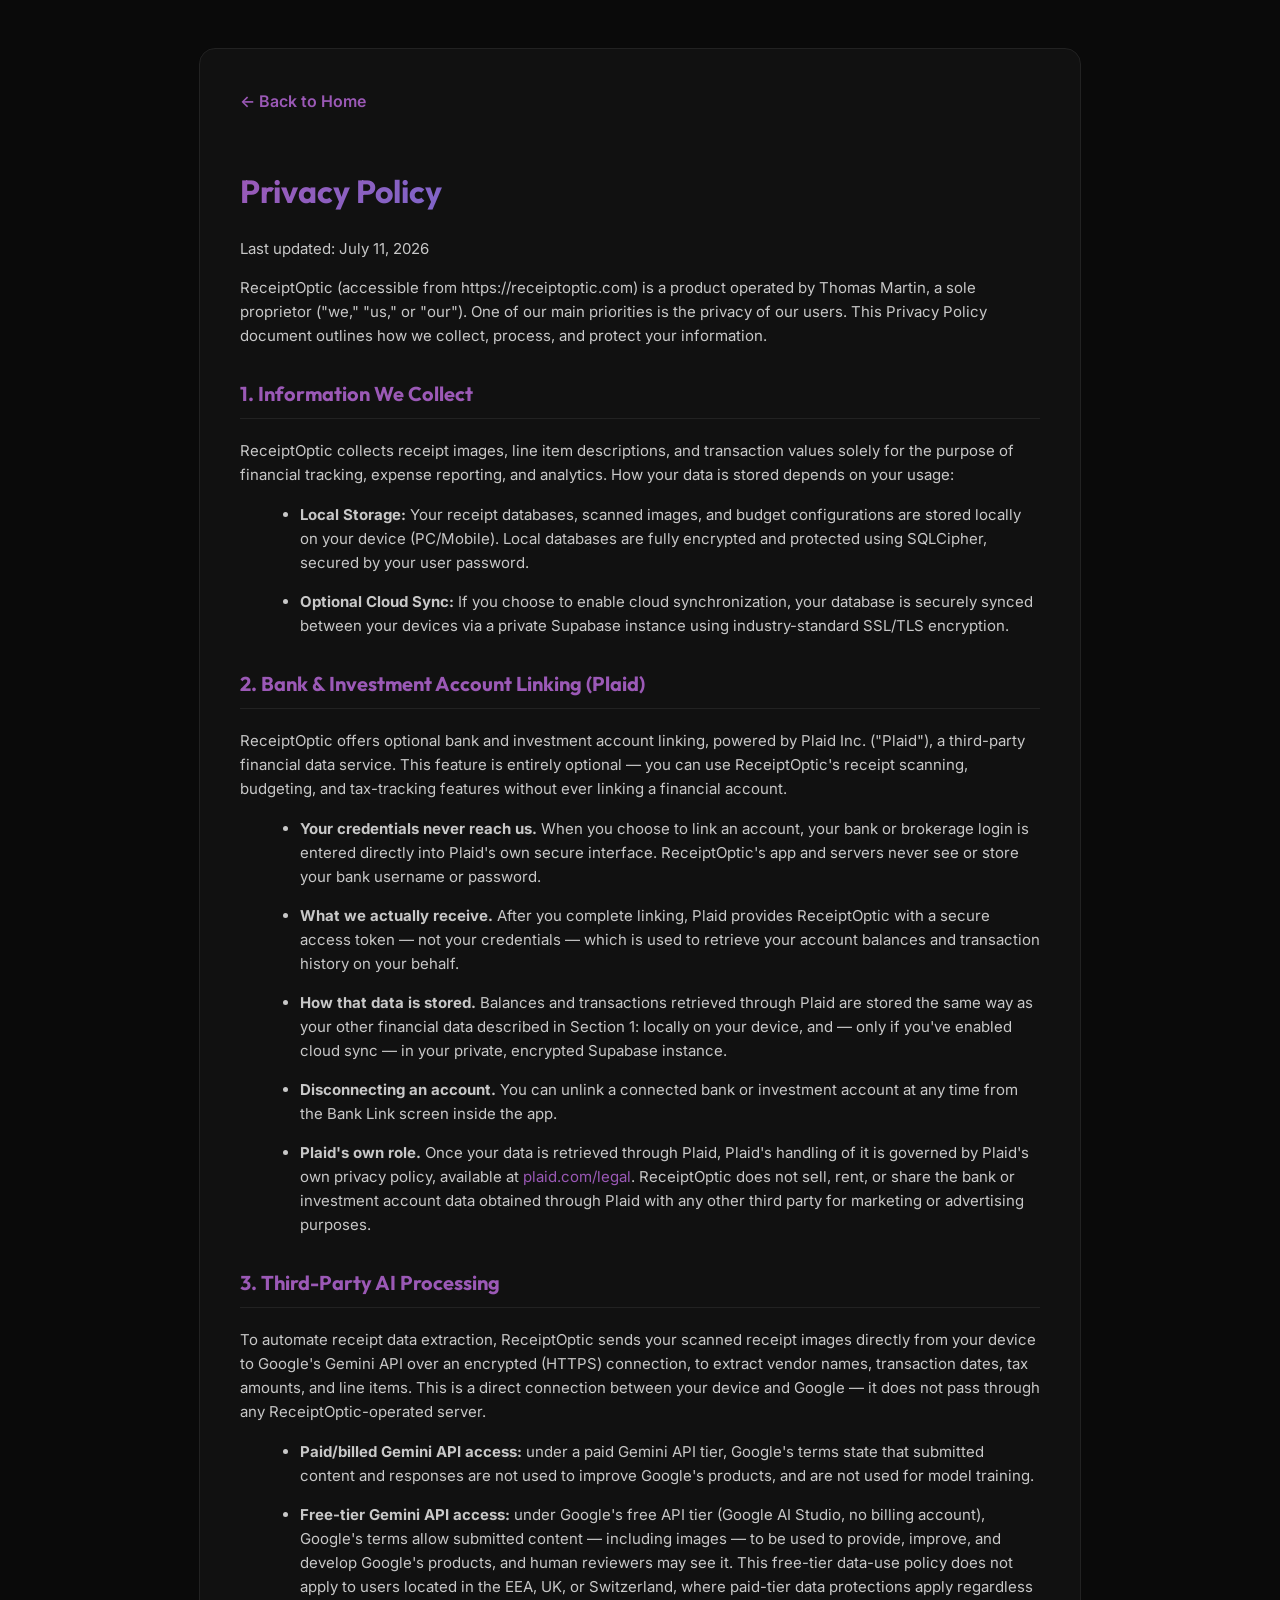
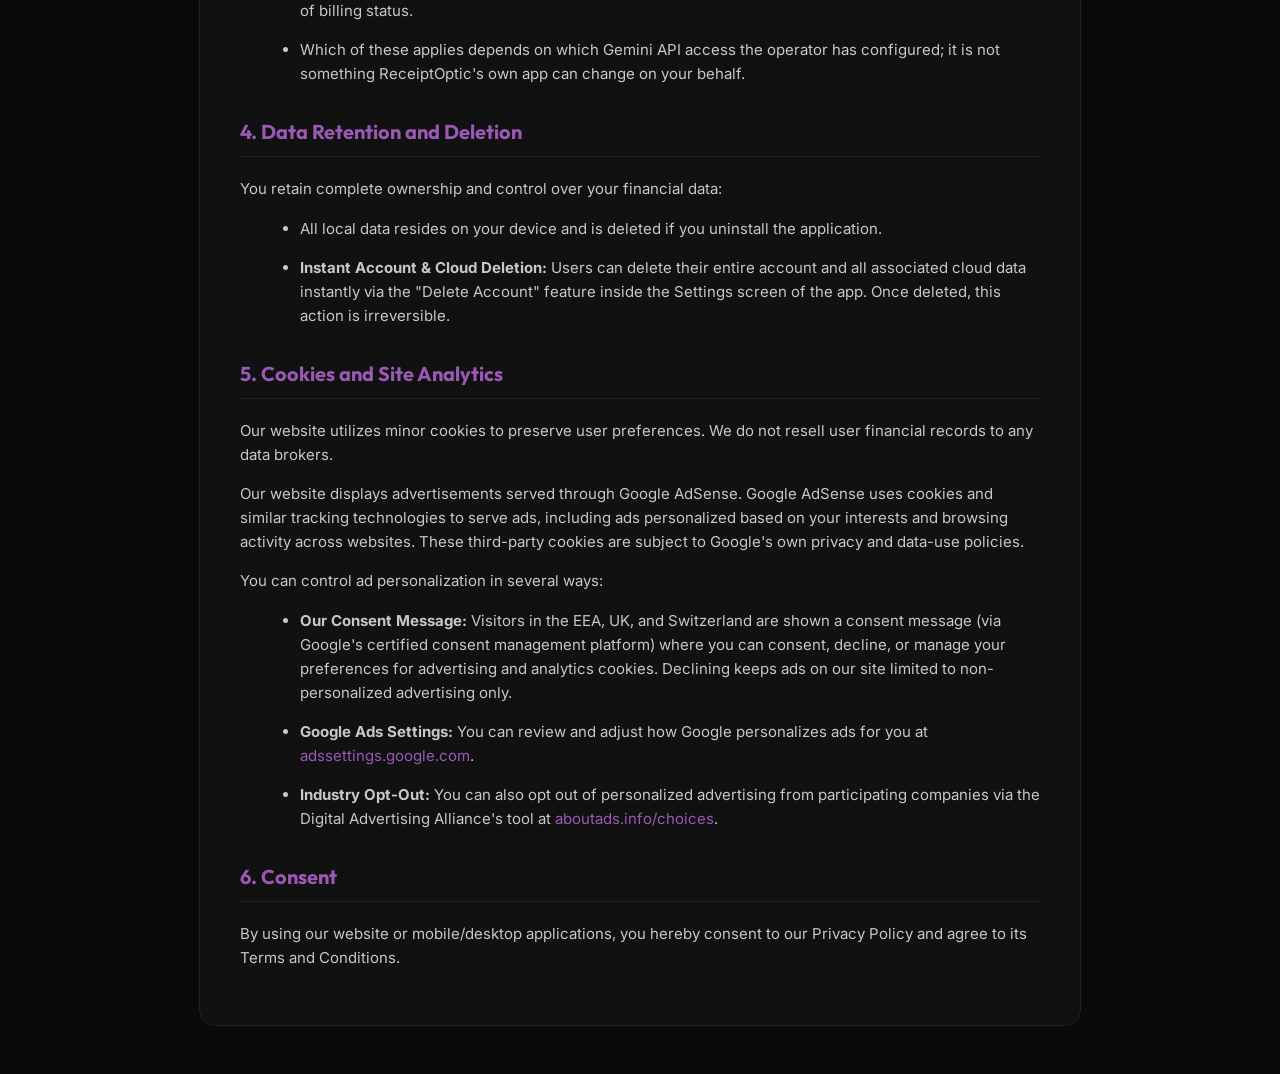
<file: privacy.html>
<!DOCTYPE html>
<html lang="en">
<head>
    <meta charset="UTF-8">
    <meta name="viewport" content="width=device-width, initial-scale=1.0">
    <title>Privacy Policy - ReceiptOptic</title>
    <link rel="preconnect" href="https://fonts.googleapis.com">
    <link rel="preconnect" href="https://fonts.gstatic.com" crossorigin>
    <link href="https://fonts.googleapis.com/css2?family=Outfit:wght@400;600;700&family=Inter:wght@400;500&display=swap" rel="stylesheet">
    <style>
        :root {
            --bg-base: #0A0A0A;
            --bg-surface: rgba(20, 20, 20, 0.75);
            --text-primary: #f3f4f6;
            --text-secondary: #c8c8c8;
            --primary: #9B59B6;
            --card-border: #222222;
        }
        body {
            font-family: 'Inter', sans-serif;
            background-color: var(--bg-base);
            color: var(--text-primary);
            line-height: 1.6;
            padding: 40px 20px;
        }
        .container {
            max-width: 800px;
            margin: 0 auto;
            background-color: var(--bg-surface);
            border: 1px solid var(--card-border);
            border-radius: 16px;
            padding: 40px;
            backdrop-filter: blur(10px);
        }
        h1, h2 {
            font-family: 'Outfit', sans-serif;
            margin-bottom: 20px;
        }
        h1 {
            font-size: 32px;
            background: linear-gradient(135deg, #9B59B6 0%, #3b82f6 100%);
            -webkit-background-clip: text;
            -webkit-text-fill-color: transparent;
        }
        h2 {
            font-size: 20px;
            margin-top: 30px;
            border-bottom: 1px solid var(--card-border);
            padding-bottom: 8px;
            color: #9B59B6;
        }
        p, li {
            color: var(--text-secondary);
            margin-bottom: 15px;
            font-size: 15px;
        }
        ul {
            margin-left: 20px;
            margin-bottom: 20px;
        }
        a {
            color: var(--primary);
            text-decoration: none;
        }
        a:hover {
            text-decoration: underline;
        }
        .back-btn {
            display: inline-block;
            margin-bottom: 30px;
            font-weight: 600;
        }
    </style>
</head>
<body>
    <div class="container">
        <a href="index.html" class="back-btn">← Back to Home</a>
        <h1>Privacy Policy</h1>
        <p>Last updated: July 11, 2026</p>
        <p>ReceiptOptic (accessible from https://receiptoptic.com) is a product operated by Thomas Martin, a sole proprietor ("we," "us," or "our"). One of our main priorities is the privacy of our users. This Privacy Policy document outlines how we collect, process, and protect your information.</p>

        <h2>1. Information We Collect</h2>
        <p>ReceiptOptic collects receipt images, line item descriptions, and transaction values solely for the purpose of financial tracking, expense reporting, and analytics. How your data is stored depends on your usage:</p>
        <ul>
            <li><strong>Local Storage:</strong> Your receipt databases, scanned images, and budget configurations are stored locally on your device (PC/Mobile). Local databases are fully encrypted and protected using SQLCipher, secured by your user password.</li>
            <li><strong>Optional Cloud Sync:</strong> If you choose to enable cloud synchronization, your database is securely synced between your devices via a private Supabase instance using industry-standard SSL/TLS encryption.</li>
        </ul>

        <h2>2. Bank & Investment Account Linking (Plaid)</h2>
        <p>ReceiptOptic offers optional bank and investment account linking, powered by Plaid Inc. ("Plaid"), a third-party financial data service. This feature is entirely optional — you can use ReceiptOptic's receipt scanning, budgeting, and tax-tracking features without ever linking a financial account.</p>
        <ul>
            <li><strong>Your credentials never reach us.</strong> When you choose to link an account, your bank or brokerage login is entered directly into Plaid's own secure interface. ReceiptOptic's app and servers never see or store your bank username or password.</li>
            <li><strong>What we actually receive.</strong> After you complete linking, Plaid provides ReceiptOptic with a secure access token — not your credentials — which is used to retrieve your account balances and transaction history on your behalf.</li>
            <li><strong>How that data is stored.</strong> Balances and transactions retrieved through Plaid are stored the same way as your other financial data described in Section 1: locally on your device, and — only if you've enabled cloud sync — in your private, encrypted Supabase instance.</li>
            <li><strong>Disconnecting an account.</strong> You can unlink a connected bank or investment account at any time from the Bank Link screen inside the app.</li>
            <li><strong>Plaid's own role.</strong> Once your data is retrieved through Plaid, Plaid's handling of it is governed by Plaid's own privacy policy, available at <a href="https://plaid.com/legal/" target="_blank" rel="noopener noreferrer">plaid.com/legal</a>. ReceiptOptic does not sell, rent, or share the bank or investment account data obtained through Plaid with any other third party for marketing or advertising purposes.</li>
        </ul>

        <h2>3. Third-Party AI Processing</h2>
        <p>To automate receipt data extraction, ReceiptOptic sends your scanned receipt images directly from your device to Google's Gemini API over an encrypted (HTTPS) connection, to extract vendor names, transaction dates, tax amounts, and line items. This is a direct connection between your device and Google — it does not pass through any ReceiptOptic-operated server.</p>
        <ul>
            <li><strong>Paid/billed Gemini API access:</strong> under a paid Gemini API tier, Google's terms state that submitted content and responses are not used to improve Google's products, and are not used for model training.</li>
            <li><strong>Free-tier Gemini API access:</strong> under Google's free API tier (Google AI Studio, no billing account), Google's terms allow submitted content — including images — to be used to provide, improve, and develop Google's products, and human reviewers may see it. This free-tier data-use policy does not apply to users located in the EEA, UK, or Switzerland, where paid-tier data protections apply regardless of billing status.</li>
            <li>Which of these applies depends on which Gemini API access the operator has configured; it is not something ReceiptOptic's own app can change on your behalf.</li>
        </ul>

        <h2>4. Data Retention and Deletion</h2>
        <p>You retain complete ownership and control over your financial data:</p>
        <ul>
            <li>All local data resides on your device and is deleted if you uninstall the application.</li>
            <li><strong>Instant Account & Cloud Deletion:</strong> Users can delete their entire account and all associated cloud data instantly via the "Delete Account" feature inside the Settings screen of the app. Once deleted, this action is irreversible.</li>
        </ul>

        <h2>5. Cookies and Site Analytics</h2>
        <p>Our website utilizes minor cookies to preserve user preferences. We do not resell user financial records to any data brokers.</p>
        <p>Our website displays advertisements served through Google AdSense. Google AdSense uses cookies and similar tracking technologies to serve ads, including ads personalized based on your interests and browsing activity across websites. These third-party cookies are subject to Google's own privacy and data-use policies.</p>
        <p>You can control ad personalization in several ways:</p>
        <ul>
            <li><strong>Our Consent Message:</strong> Visitors in the EEA, UK, and Switzerland are shown a consent message (via Google's certified consent management platform) where you can consent, decline, or manage your preferences for advertising and analytics cookies. Declining keeps ads on our site limited to non-personalized advertising only.</li>
            <li><strong>Google Ads Settings:</strong> You can review and adjust how Google personalizes ads for you at <a href="https://adssettings.google.com" target="_blank" rel="noopener noreferrer">adssettings.google.com</a>.</li>
            <li><strong>Industry Opt-Out:</strong> You can also opt out of personalized advertising from participating companies via the Digital Advertising Alliance's tool at <a href="https://www.aboutads.info/choices" target="_blank" rel="noopener noreferrer">aboutads.info/choices</a>.</li>
        </ul>

        <h2>6. Consent</h2>
        <p>By using our website or mobile/desktop applications, you hereby consent to our Privacy Policy and agree to its Terms and Conditions.</p>
    </div>
</body>
</html>
</file>
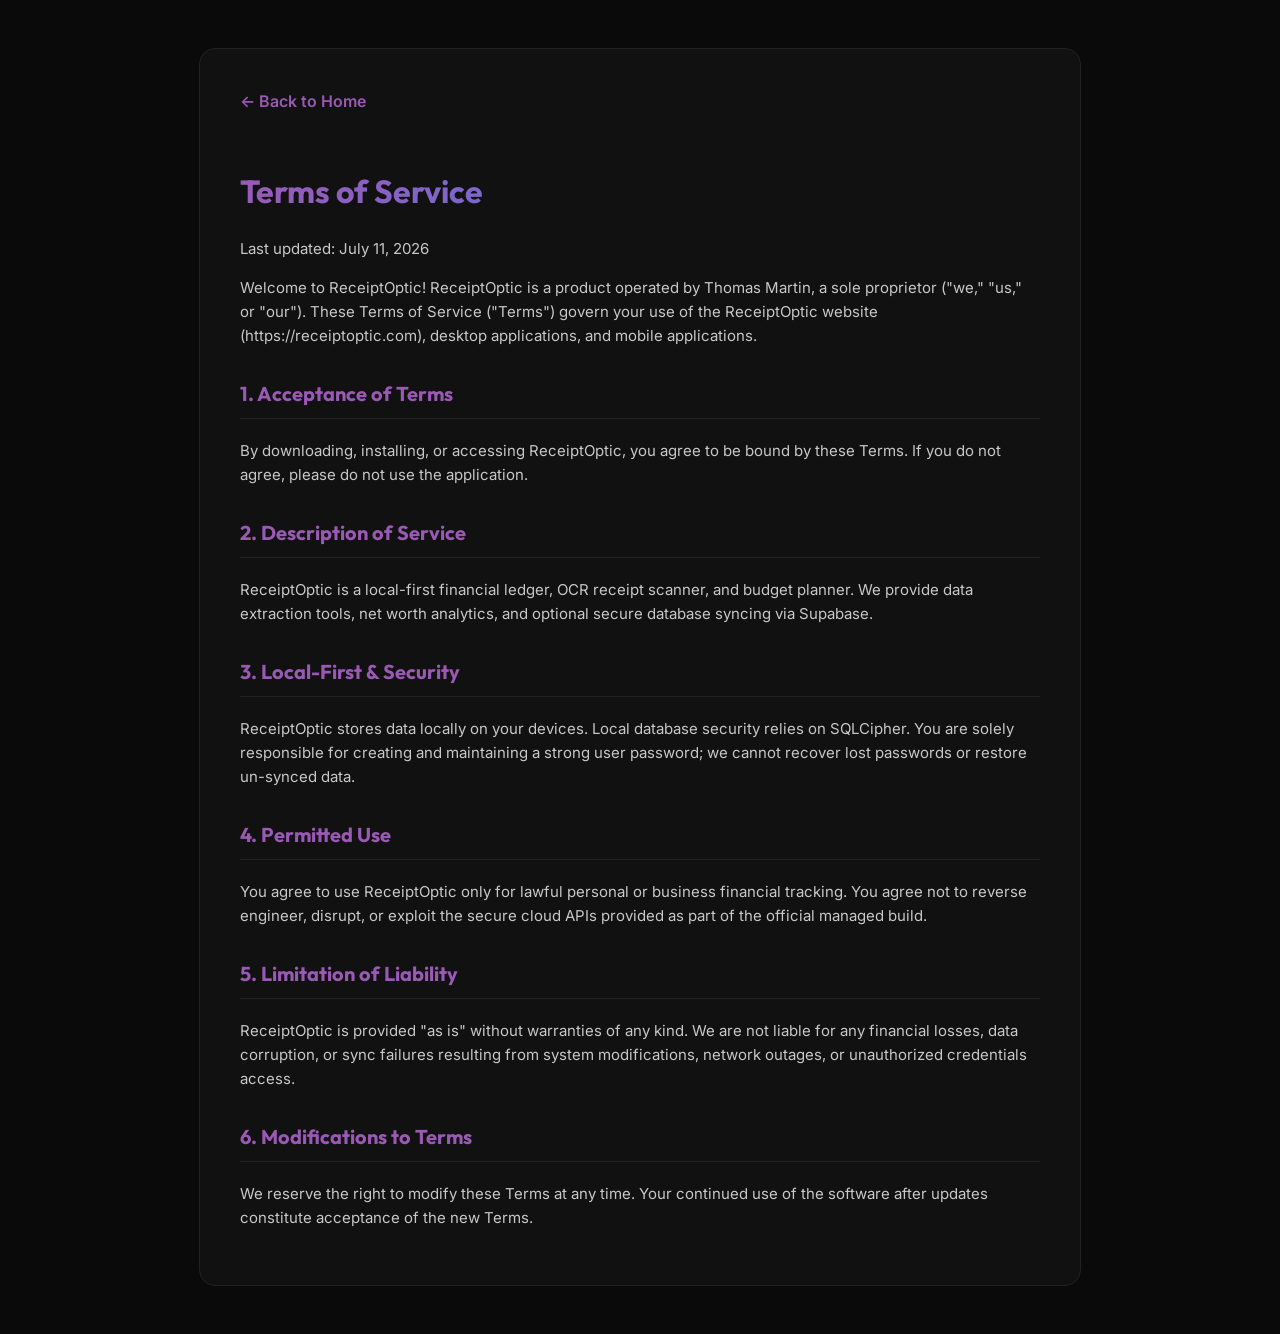
<file: terms.html>
<!DOCTYPE html>
<html lang="en">
<head>
    <meta charset="UTF-8">
    <meta name="viewport" content="width=device-width, initial-scale=1.0">
    <title>Terms of Service - ReceiptOptic</title>
    <link rel="preconnect" href="https://fonts.googleapis.com">
    <link rel="preconnect" href="https://fonts.gstatic.com" crossorigin>
    <link href="https://fonts.googleapis.com/css2?family=Outfit:wght@400;600;700&family=Inter:wght@400;500&display=swap" rel="stylesheet">
    <style>
        :root {
            --bg-base: #0A0A0A;
            --bg-surface: rgba(20, 20, 20, 0.75);
            --text-primary: #f3f4f6;
            --text-secondary: #c8c8c8;
            --primary: #9B59B6;
            --card-border: #222222;
        }
        body {
            font-family: 'Inter', sans-serif;
            background-color: var(--bg-base);
            color: var(--text-primary);
            line-height: 1.6;
            padding: 40px 20px;
        }
        .container {
            max-width: 800px;
            margin: 0 auto;
            background-color: var(--bg-surface);
            border: 1px solid var(--card-border);
            border-radius: 16px;
            padding: 40px;
            backdrop-filter: blur(10px);
        }
        h1, h2 {
            font-family: 'Outfit', sans-serif;
            margin-bottom: 20px;
        }
        h1 {
            font-size: 32px;
            background: linear-gradient(135deg, #9B59B6 0%, #3b82f6 100%);
            -webkit-background-clip: text;
            -webkit-text-fill-color: transparent;
        }
        h2 {
            font-size: 20px;
            margin-top: 30px;
            border-bottom: 1px solid var(--card-border);
            padding-bottom: 8px;
            color: #9B59B6;
        }
        p, li {
            color: var(--text-secondary);
            margin-bottom: 15px;
            font-size: 15px;
        }
        ul {
            margin-left: 20px;
            margin-bottom: 20px;
        }
        a {
            color: var(--primary);
            text-decoration: none;
        }
        a:hover {
            text-decoration: underline;
        }
        .back-btn {
            display: inline-block;
            margin-bottom: 30px;
            font-weight: 600;
        }
    </style>
</head>
<body>
    <div class="container">
        <a href="index.html" class="back-btn">← Back to Home</a>
        <h1>Terms of Service</h1>
        <p>Last updated: July 11, 2026</p>
        <p>Welcome to ReceiptOptic! ReceiptOptic is a product operated by Thomas Martin, a sole proprietor ("we," "us," or "our"). These Terms of Service ("Terms") govern your use of the ReceiptOptic website (https://receiptoptic.com), desktop applications, and mobile applications.</p>

        <h2>1. Acceptance of Terms</h2>
        <p>By downloading, installing, or accessing ReceiptOptic, you agree to be bound by these Terms. If you do not agree, please do not use the application.</p>

        <h2>2. Description of Service</h2>
        <p>ReceiptOptic is a local-first financial ledger, OCR receipt scanner, and budget planner. We provide data extraction tools, net worth analytics, and optional secure database syncing via Supabase.</p>

        <h2>3. Local-First & Security</h2>
        <p>ReceiptOptic stores data locally on your devices. Local database security relies on SQLCipher. You are solely responsible for creating and maintaining a strong user password; we cannot recover lost passwords or restore un-synced data.</p>

        <h2>4. Permitted Use</h2>
        <p>You agree to use ReceiptOptic only for lawful personal or business financial tracking. You agree not to reverse engineer, disrupt, or exploit the secure cloud APIs provided as part of the official managed build.</p>

        <h2>5. Limitation of Liability</h2>
        <p>ReceiptOptic is provided "as is" without warranties of any kind. We are not liable for any financial losses, data corruption, or sync failures resulting from system modifications, network outages, or unauthorized credentials access.</p>

        <h2>6. Modifications to Terms</h2>
        <p>We reserve the right to modify these Terms at any time. Your continued use of the software after updates constitute acceptance of the new Terms.</p>
    </div>
</body>
</html>
</file>
